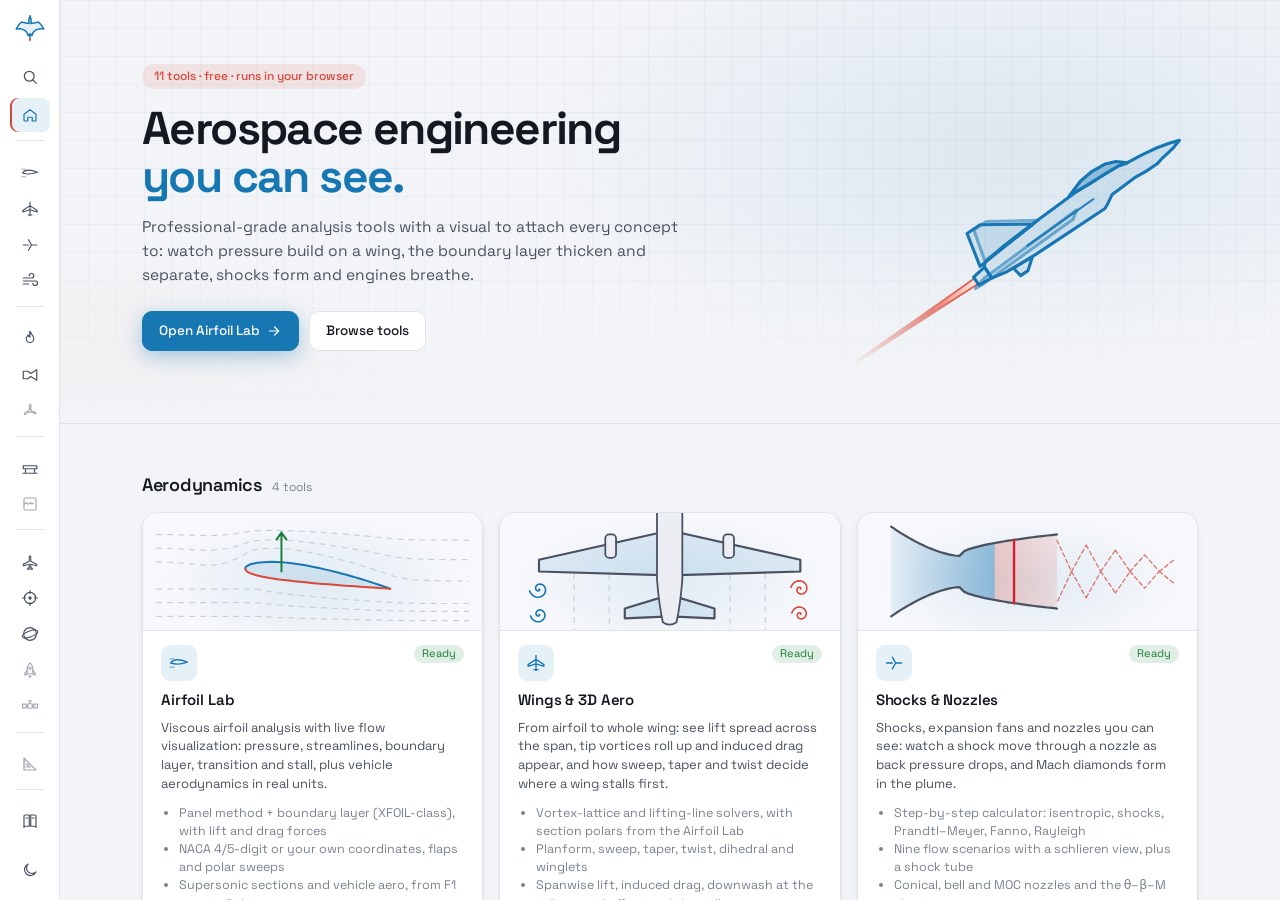
<file: index.html>
<!doctype html>
<html lang="en">
<head>
<meta charset="utf-8">
<meta name="viewport" content="width=device-width, initial-scale=1">
<title>Pteronautics: Free Aerospace Engineering Tools in Your Browser</title>
<meta name="description" content="Free aerospace engineering tools that run in your browser: airfoils, shocks and nozzles, rocket and jet engines, structures, flight and orbits. No sign-up.">
<link rel="canonical" href="https://blazingdrako.github.io/Pteronautics/">
<meta name="author" content="Andrew Aguiar">
<meta name="theme-color" content="#0b0d11" media="(prefers-color-scheme: dark)">
<meta name="theme-color" content="#f2f4f7" media="(prefers-color-scheme: light)">
<!-- link previews (iMessage, Discord, Reddit, Slack, X…) -->
<meta property="og:type" content="website">
<meta property="og:site_name" content="Pteronautics">
<meta property="og:title" content="Pteronautics: Free Aerospace Engineering Tools">
<meta property="og:description" content="Airfoils, shocks, rocket and jet engines, structures, flight and orbits, each with a picture of the physics. Free, in your browser.">
<meta property="og:url" content="https://blazingdrako.github.io/Pteronautics/">
<meta property="og:image" content="https://blazingdrako.github.io/Pteronautics/assets/social-card.png">
<meta property="og:image:width" content="1200">
<meta property="og:image:height" content="630">
<meta property="og:image:alt" content="The Pteronautics pterodactyl logo with the tagline: free aerospace engineering tools you can see.">
<meta name="twitter:card" content="summary_large_image">
<!-- With JavaScript on, hide the plain-text summary below so it doesn't flash before the app draws the real page.
     Search engines and visitors without JavaScript still get the summary. -->
<script>document.documentElement.classList.add('js');</script>
<style>.js .seo-summary { display: none; }</style>
<link rel="stylesheet" href="css/styles.css">
<link rel="icon" type="image/svg+xml" href="assets/favicon-tab.svg?v=9">
<link rel="apple-touch-icon" href="assets/logo/app-icon-1024.png">
<script type="application/ld+json">
{
  "@context": "https://schema.org",
  "@type": "WebApplication",
  "name": "Pteronautics",
  "url": "https://blazingdrako.github.io/Pteronautics/",
  "description": "Free, visual aerospace engineering tools that run in the browser: airfoil analysis, compressible flow, CFD, rocket and jet engines, structures, flight dynamics, guidance and control, and orbital mechanics.",
  "applicationCategory": "EducationalApplication",
  "operatingSystem": "Any (runs in a web browser)",
  "isAccessibleForFree": true,
  "offers": { "@type": "Offer", "price": "0", "priceCurrency": "USD" },
  "author": { "@type": "Person", "name": "Andrew Aguiar" },
  "image": "https://blazingdrako.github.io/Pteronautics/assets/social-card.png"
}
</script>
</head>
<body>
<div class="app">
  <nav class="sidebar" id="nav" aria-label="Modules"></nav>
  <main id="view">
    <!-- Plain-text summary for search engines and for anyone without JavaScript.
         The app replaces this with the interactive home page as soon as it starts. -->
    <div class="home-inner seo-summary">
      <h1>Pteronautics</h1>
      <p>Free, visual aerospace engineering tools that run in your browser. Every result comes with a picture to attach the concept to. No sign-up, nothing to install.</p>
      <h2>Tools</h2>
      <ul>
        <li><a href="#/airfoil">Airfoil Lab</a>: viscous airfoil analysis (an XFOIL-class solver) with live flow visualization, pressure, boundary layer, transition and stall, polar sweeps, supersonic sections and vehicle aerodynamics.</li>
        <li><a href="#/wings">Wings &amp; 3D Aero</a>: finite wings by vortex lattice and lifting line: spanwise lift, induced drag, tip stall, downwash at the tail, ground effect and winglets.</li>
        <li><a href="#/compressible">Shocks &amp; Nozzles</a>: compressible-flow calculator, normal and oblique shocks, expansion fans, nozzles and plumes, the θ–β–M chart, a shock tube and an Euler CFD solver.</li>
        <li><a href="#/cfd">Fluid Flow Sandbox</a>: real-time 2-D viscous flow on the GPU (lattice Boltzmann) with vortex streets, stalling wings and obstacles you can draw.</li>
        <li><a href="#/rocket">Rocket Engines</a>: size a liquid rocket engine from a thrust target with equilibrium chemistry, compare real engines, and explore propellants, plumes and cooling.</li>
        <li><a href="#/turbine">Jet Engine Cycles</a>: turbojet to scramjet cycle analysis station by station, trade studies, inlets, compressors, turbines and compressor maps.</li>
        <li><a href="#/structures">Structures Workbench</a>: statics, 2-D and 3-D frames, 2-D finite element analysis, cross sections, Mohr's circle, vibration and buckling.</li>
        <li><a href="#/flight">Flight &amp; Atmosphere</a>: the standard atmosphere, airspeeds, aircraft performance, flight envelope, stability and dynamic modes.</li>
        <li><a href="#/gnc">Guidance, Navigation &amp; Control</a>: control loops, fly-by-wire, autopilots, navigation and INS/GNSS Kalman filtering.</li>
        <li><a href="#/orbits">Orbital Mechanics</a>: orbital elements in 3-D, Hohmann and bi-elliptic transfers, plane changes, ground tracks and Δv budgets from the launch pad to Mars.</li>
        <li><a href="#/formulas">Formula Library</a>: 127 aerospace formulas you can solve for any variable, plot and convert between units.</li>
      </ul>
      <p>Made by Andrew Aguiar. Free software under the GPL-3.0 license.</p>
    </div>
  </main>
</div>
<noscript>Pteronautics needs JavaScript to run its interactive tools.</noscript>
<script type="module" src="js/app.js"></script>
</body>
</html>
</file>
<file: css/styles.css>
/* Pteronautics — design tokens + layout ("mission control" style) */
/* Fonts are bundled so the app works offline (SIL Open Font License, see assets/fonts/) */
@font-face { font-family: "Space Grotesk"; font-style: normal; font-display: swap; font-weight: 300 700; src: url(../assets/fonts/SpaceGrotesk.woff2) format("woff2-variations"); unicode-range: U+0000-00FF,U+0131,U+0152-0153,U+02BB-02BC,U+02C6,U+02DA,U+02DC,U+0304,U+0308,U+0329,U+2000-206F,U+2074,U+20AC,U+2122,U+2191,U+2193,U+2212,U+2215,U+FEFF,U+FFFD; }
@font-face { font-family: "JetBrains Mono"; font-style: normal; font-display: swap; font-weight: 100 800; src: url(../assets/fonts/JetBrainsMono.woff2) format("woff2-variations"); unicode-range: U+0000-00FF,U+0131,U+0152-0153,U+02BB-02BC,U+02C6,U+02DA,U+02DC,U+0304,U+0308,U+0329,U+2000-206F,U+2074,U+20AC,U+2122,U+2191,U+2193,U+2212,U+2215,U+FEFF,U+FFFD; }
@font-face { font-family: "JetBrains Mono"; font-style: normal; font-display: swap; font-weight: 100 800; src: url(../assets/fonts/JetBrainsMono-greek.woff2) format("woff2-variations"); unicode-range: U+0370-0377,U+037A-037F,U+0384-038A,U+038C,U+038E-03A1,U+03A3-03FF; }
:root {
  --bg: #f2f4f7;
  --bg-elev: #ffffff;
  --bg-sunk: #eceef3;
  --stage: #f7f8fb;
  --border: #e0e4ea;
  --border-strong: #c9cfd9;
  --text: #141820;
  --text-2: #4a5261;
  --text-3: #7a8392;
  --accent: #1677b3;
  --on-accent: #ffffff;
  --accent-soft: rgba(22, 119, 179, 0.11);
  --hl: #d9483b;
  --hl-soft: rgba(217, 72, 59, 0.11);
  --glow: rgba(22, 119, 179, 0.10);
  --upper: #1677b3;
  --lower: #d9483b;
  --wake: #6b7280;
  --good: #1a7f37;
  --warn: #b26a00;
  --bad: #cf222e;
  --lam: #12a594;
  --turb: #8b5cf6;
  --sep: #c2255c;
  --shadow: 0 1px 2px rgba(16, 24, 40, .05), 0 2px 6px rgba(16, 24, 40, .06);
  --shadow-lg: 0 1px 2px rgba(16, 24, 40, .05), 0 10px 28px rgba(16, 24, 40, .10);
  --radius: 12px;
  --radius-sm: 8px;
  --font: "Space Grotesk", Inter, ui-sans-serif, system-ui, -apple-system, "Segoe UI", Roboto, "Helvetica Neue", Arial, sans-serif;
  --mono: "JetBrains Mono", ui-monospace, "SF Mono", Menlo, Consolas, monospace;
  color-scheme: light;
}
@media (prefers-color-scheme: dark) {
  :root:not([data-theme="light"]) {
    --bg: #0b0d11; --bg-elev: #151920; --bg-sunk: #0f1218; --stage: #0a0c10;
    --border: #232934; --border-strong: #343b47;
    --text: #e7eaef; --text-2: #a9b1bf; --text-3: #737d8c;
    --accent: #3aa0d8; --accent-soft: rgba(58, 160, 216, 0.15); --on-accent: #ffffff;
    --hl: #ff7a6b; --hl-soft: rgba(255, 122, 107, 0.13); --glow: rgba(58, 160, 216, 0.14);
    --upper: #3aa0d8; --lower: #ff7a6b; --wake: #8b93a1;
    --good: #3fb950; --warn: #e3a008; --bad: #f85149;
    --lam: #2dd4bf; --turb: #a78bfa; --sep: #ff5c93;
    --shadow: 0 1px 2px rgba(0, 0, 0, .35), 0 0 0 1px rgba(255, 255, 255, .015);
    --shadow-lg: 0 1px 2px rgba(0, 0, 0, .4), 0 12px 32px rgba(0, 0, 0, .45);
    color-scheme: dark;
  }
}
:root[data-theme="dark"] {
  --bg: #0b0d11; --bg-elev: #151920; --bg-sunk: #0f1218; --stage: #0a0c10;
  --border: #232934; --border-strong: #343b47;
  --text: #e7eaef; --text-2: #a9b1bf; --text-3: #737d8c;
  --accent: #3aa0d8; --accent-soft: rgba(58, 160, 216, 0.15); --on-accent: #ffffff;
  --hl: #ff7a6b; --hl-soft: rgba(255, 122, 107, 0.13); --glow: rgba(58, 160, 216, 0.14);
  --upper: #3aa0d8; --lower: #ff7a6b; --wake: #8b93a1;
  --good: #3fb950; --warn: #e3a008; --bad: #f85149;
  --lam: #2dd4bf; --turb: #a78bfa; --sep: #ff5c93;
  --shadow: 0 1px 2px rgba(0, 0, 0, .35), 0 0 0 1px rgba(255, 255, 255, .015);
  --shadow-lg: 0 1px 2px rgba(0, 0, 0, .4), 0 12px 32px rgba(0, 0, 0, .45);
  color-scheme: dark;
}

* { box-sizing: border-box; }
html, body { height: 100%; margin: 0; }
body { background: var(--bg); color: var(--text); font: 13px/1.45 var(--font); -webkit-font-smoothing: antialiased; }
button, input, select { font: inherit; color: inherit; }
a { color: var(--accent); }
h1, h2, h3, h4 { margin: 0; font-weight: 600; letter-spacing: -0.01em; }

/* ---------- shell ---------- */
.app { display: grid; grid-template-columns: 236px 1fr; height: 100vh; }
.sidebar { background: var(--bg-elev); border-right: 1px solid var(--border); display: flex; flex-direction: column; padding: 16px 12px 12px; gap: 2px; overflow-y: auto; }
:root[data-resolved-theme="dark"] .sidebar { background: #0f1218; }
.brand { display: flex; align-items: center; gap: 10px; padding: 4px 8px 16px; }
.brand-mark { width: 30px; height: 30px; display: block; flex: none; cursor: pointer; }
.brand-mark svg { display: block; width: 100%; height: 100%; overflow: visible; }
.brand-mark .bm-fill { fill: var(--accent-soft); }
.brand-mark .bm-line { fill: none; stroke: var(--accent); stroke-width: 5; stroke-linejoin: round; stroke-linecap: round; }
.brand-mark .bm-flame { fill: var(--hl); }
.brand-name { font-weight: 650; font-size: 16px; letter-spacing: -0.02em; }
.brand-sub { font-size: 11px; color: var(--text-3); }
.nav-group { font-size: 10.5px; font-weight: 600; text-transform: uppercase; letter-spacing: .12em; color: var(--text-3); padding: 14px 10px 5px; }
.nav-item { display: flex; align-items: center; gap: 10px; padding: 7px 10px; border-radius: var(--radius-sm); color: var(--text-2); text-decoration: none; border: 0; background: none; width: 100%; text-align: left; cursor: pointer; white-space: nowrap; transition: background .15s, color .15s; }
.nav-item > .nav-label { overflow: hidden; text-overflow: ellipsis; min-width: 0; }
.nav-item:hover { background: var(--bg-sunk); color: var(--text); }
.nav-item.active { background: var(--accent-soft); color: var(--text); font-weight: 600; box-shadow: inset 2px 0 0 var(--hl); }
.nav-item.active svg { color: var(--accent); }
.nav-search .kbd { margin-left: auto; font-size: 10.5px; color: var(--text-3); font-family: var(--mono); border: 1px solid var(--border); border-radius: 5px; padding: 0 5px; }
.nav-item svg { flex: none; width: 18px; height: 18px; }
.nav-item .soon { margin-left: auto; font-size: 10px; color: var(--text-3); background: var(--bg-sunk); border-radius: 99px; padding: 1px 7px; }
.nav-item.planned { opacity: .5; }
.nav-item.planned:hover { opacity: .8; }
.sidebar-foot { margin-top: auto; padding-top: 12px; display: flex; flex-direction: column; gap: 4px; }
.sidebar-credit { font-size: 11px; color: var(--text-3); padding: 10px 10px 2px; margin-top: 6px; border-top: 1px solid var(--border); white-space: nowrap; }
main#view { overflow: hidden; min-width: 0; }

/* ---------- controls ---------- */
.panel { background: var(--bg-elev); border: 1px solid var(--border); border-radius: var(--radius); box-shadow: var(--shadow); }
.section { border-bottom: 1px solid var(--border); padding: 12px 14px 14px; }
.section:last-child { border-bottom: 0; }
.section-head { display: flex; align-items: center; justify-content: space-between; margin-bottom: 10px; cursor: default; }
.section-head h3 { font-size: 11px; font-weight: 600; text-transform: uppercase; letter-spacing: .12em; color: var(--text-3); }
.section.collapsible .section-head { cursor: pointer; }
.section.collapsed .section-body { display: none; }
.section.collapsed .section-head { margin-bottom: 0; }
.chev { transition: transform .15s; color: var(--text-3); }
.section.collapsed .chev { transform: rotate(-90deg); }

.field { margin-bottom: 12px; }
.field:last-child { margin-bottom: 0; }
.field-top { display: flex; align-items: center; justify-content: space-between; gap: 8px; margin-bottom: 5px; }
.field-label { display: flex; align-items: center; gap: 5px; color: var(--text-2); font-weight: 500; }
.field-value { font-family: var(--mono); font-size: 12px; color: var(--text); }
.num-input { width: 78px; text-align: right; background: var(--bg-sunk); border: 1px solid var(--border); border-radius: 7px; padding: 3px 7px; font-family: var(--mono); font-size: 12px; transition: border-color .15s; }
.num-input:hover, .text-input:hover, select.select:hover { border-color: var(--border-strong); }
.num-input:focus, .text-input:focus, select:focus { outline: 2px solid var(--accent-soft); border-color: var(--accent); }
.text-input { width: 100%; background: var(--bg-sunk); border: 1px solid var(--border); border-radius: var(--radius-sm); padding: 7px 9px; }
select.select { width: 100%; background: var(--bg-sunk); border: 1px solid var(--border); border-radius: var(--radius-sm); padding: 7px 9px; }
.hint { font-size: 11.5px; color: var(--text-3); margin-top: 4px; }

input[type=range] { -webkit-appearance: none; appearance: none; width: 100%; height: 18px; background: transparent; margin: 0; }
input[type=range]::-webkit-slider-runnable-track { height: 5px; border-radius: 5px; background: linear-gradient(to right, var(--accent) var(--fill, 50%), var(--border-strong) var(--fill, 50%)); }
input[type=range]::-moz-range-track { height: 5px; border-radius: 5px; background: var(--border-strong); }
input[type=range]::-moz-range-progress { height: 5px; border-radius: 5px; background: var(--accent); }
input[type=range]::-webkit-slider-thumb { -webkit-appearance: none; width: 16px; height: 16px; border-radius: 50%; background: #fff; border: 0; margin-top: -5.5px; box-shadow: 0 0 0 3px color-mix(in srgb, var(--accent) 45%, transparent), 0 1px 3px rgba(0, 0, 0, .3); transition: box-shadow .15s; }
input[type=range]::-moz-range-thumb { width: 14px; height: 14px; border-radius: 50%; background: #fff; border: 0; box-shadow: 0 0 0 3px color-mix(in srgb, var(--accent) 45%, transparent), 0 1px 3px rgba(0, 0, 0, .3); }
input[type=range]:hover::-webkit-slider-thumb, input[type=range]:focus-visible::-webkit-slider-thumb { box-shadow: 0 0 0 5px color-mix(in srgb, var(--accent) 35%, transparent), 0 1px 3px rgba(0, 0, 0, .3); }

.seg { display: flex; background: var(--bg-sunk); border: 1px solid var(--border); border-radius: 9px; padding: 2px; gap: 2px; }
.seg button { flex: 1; border: 0; background: none; padding: 5px 8px; border-radius: 7px; color: var(--text-2); cursor: pointer; font-weight: 500; white-space: nowrap; transition: background .15s, color .15s; }
.seg button:hover:not(.on) { color: var(--text); }
.seg button.on { background: var(--accent); color: var(--on-accent); box-shadow: 0 1px 4px color-mix(in srgb, var(--accent) 40%, transparent); }

.toggle { display: flex; align-items: center; justify-content: space-between; gap: 8px; padding: 3px 0; cursor: pointer; color: var(--text-2); user-select: none; }
.toggle input { display: none; }
.toggle .sw { width: 28px; height: 16px; border-radius: 99px; background: var(--border-strong); position: relative; flex: none; transition: background .15s; }
.toggle .sw::after { content: ""; position: absolute; top: 2px; left: 2px; width: 12px; height: 12px; border-radius: 50%; background: white; transition: transform .15s; }
.toggle input:checked + .sw { background: var(--accent); }
.toggle input:checked + .sw::after { transform: translateX(12px); }
.toggle .tl { display: flex; align-items: center; gap: 6px; }
.swatch { width: 10px; height: 10px; border-radius: 3px; display: inline-block; }

.btn { display: inline-flex; align-items: center; justify-content: center; gap: 6px; border: 1px solid var(--border); background: var(--bg-elev); padding: 6px 12px; border-radius: var(--radius-sm); cursor: pointer; font-weight: 500; transition: border-color .15s, background .15s; }
.btn:hover { border-color: var(--border-strong); background: var(--bg-sunk); }
.btn.primary { background: var(--accent); border-color: var(--accent); color: var(--on-accent); }
.btn.primary:hover { filter: brightness(1.08); }
.btn.sm { padding: 3px 8px; font-size: 12px; }
.btn.ghost { border-color: transparent; background: none; }
.btn:disabled { opacity: .5; cursor: default; }
.row { display: flex; gap: 8px; align-items: center; }
.row > * { min-width: 0; }
.grow { flex: 1; }

.info { width: 15px; height: 15px; border-radius: 50%; border: 1px solid var(--border-strong); color: var(--text-3); font-size: 10px; display: inline-grid; place-items: center; cursor: help; position: relative; font-weight: 600; flex: none; }
.info:hover { color: var(--accent); border-color: var(--accent); }
.tip { position: fixed; z-index: 100; max-width: 300px; background: var(--bg-elev); color: var(--text); border: 1px solid var(--border-strong); border-radius: 8px; padding: 9px 11px; box-shadow: 0 8px 28px rgba(0,0,0,.25); font-size: 12px; line-height: 1.5; pointer-events: none; }
.tip b { color: var(--text); }

/* ---------- airfoil module ---------- */
.af { display: grid; grid-template-columns: 300px minmax(0, 1fr); height: 100vh; }
.af-controls { overflow-y: auto; border-right: 1px solid var(--border); background: var(--bg-elev); }
:root[data-resolved-theme="dark"] .af-controls { background: #0f1218; }
.af-scroll { display: grid; grid-template-columns: minmax(0, 1fr) 300px; height: 100vh; min-width: 0; }
.af-main { display: flex; flex-direction: column; min-width: 0; overflow-y: auto; padding: 14px 16px 16px; gap: 12px; }
.af-side { overflow-y: auto; border-left: 1px solid var(--border); background: var(--bg-elev); }
.af-head { display: flex; align-items: center; gap: 12px; flex-wrap: wrap; }
.af-title { font-size: 19px; font-weight: 650; letter-spacing: -0.02em; }
.af-sub { color: var(--text-3); font-size: 12px; }
.status { display: inline-flex; align-items: center; gap: 6px; font-size: 12px; color: var(--text-2); padding: 3px 10px; border-radius: 99px; background: var(--bg-sunk); }
.status.ok { color: var(--good); background: color-mix(in srgb, var(--good) 12%, transparent); }
.status .dot { width: 7px; height: 7px; border-radius: 50%; background: var(--text-3); }
.status.ok .dot { background: var(--good); }
.status.busy .dot { background: none; border-radius: 0; animation: none; } /* a propeller, see 'Busy spinner' at the end */
.status.bad .dot { background: var(--bad); }
@keyframes pulse { 50% { opacity: .3; } }

.metrics { display: grid; grid-template-columns: repeat(4, minmax(0, 1fr)); gap: 8px; }
.metric { background: var(--bg-elev); border: 1px solid var(--border); border-radius: var(--radius); padding: 10px 13px; min-width: 0; box-shadow: var(--shadow); }
.metric .k { font-size: 11.5px; color: var(--text-3); display: flex; align-items: center; gap: 5px; white-space: nowrap; }
.metric .v { font-family: var(--mono); font-size: 19px; font-weight: 600; letter-spacing: -0.03em; margin-top: 2px; white-space: nowrap; overflow: hidden; text-overflow: ellipsis; }
.metric .s { font-size: 11px; color: var(--text-3); white-space: nowrap; overflow: hidden; text-overflow: ellipsis; }

.stage { position: relative; min-height: 340px; flex: 1 0 380px; border-radius: 14px; overflow: hidden; background: var(--stage); border: 1px solid var(--border); box-shadow: var(--shadow-lg); }
.stage canvas { position: absolute; inset: 0; width: 100%; height: 100%; display: block; }
.stage .layers { position: absolute; top: 10px; right: 10px; width: 210px; padding: 10px 12px; background: color-mix(in srgb, var(--bg-elev) 85%, transparent); backdrop-filter: blur(10px); border: 1px solid var(--border); border-radius: var(--radius); z-index: 3; box-shadow: var(--shadow-lg); }
.stage .layers h4 { font-size: 11px; text-transform: uppercase; letter-spacing: .05em; color: var(--text-3); }
.layers-head { display: flex; width: 100%; align-items: center; justify-content: space-between; border: 0; background: none; padding: 0 0 6px; cursor: pointer; }
.layers.collapsed { width: auto; padding: 7px 10px; }
.layers.collapsed .layers-head { padding: 0; gap: 10px; }
.layers.collapsed .layers-body { display: none; }
.layers.collapsed .chev { transform: rotate(-90deg); }
.stage .legend { position: absolute; left: 10px; bottom: 10px; z-index: 3; padding: 8px 10px; background: color-mix(in srgb, var(--bg-elev) 88%, transparent); backdrop-filter: blur(8px); border: 1px solid var(--border); border-radius: var(--radius); font-size: 11px; color: var(--text-2); }
.stage .legend canvas { position: static; width: 180px; height: 10px; border-radius: 3px; display: block; margin: 4px 0 2px; }
.stage .legend .ticks { display: flex; justify-content: space-between; font-family: var(--mono); font-size: 10px; color: var(--text-3); }
.stage .readout { position: absolute; z-index: 4; pointer-events: none; font: 11px/1.4 var(--mono); background: var(--bg-elev); border: 1px solid var(--border-strong); padding: 5px 7px; border-radius: 6px; box-shadow: var(--shadow); white-space: nowrap; display: none; }
.stage .stage-tools { position: absolute; left: 10px; top: 10px; z-index: 3; display: flex; gap: 6px; }
.stage .hint-overlay { position: absolute; left: 50%; top: 14px; transform: translateX(-50%); z-index: 3; font-size: 11px; color: var(--text-3); pointer-events: none; transition: opacity .6s; white-space: nowrap; }
.stage .hint-overlay.gone { opacity: 0; }

.plots { display: grid; grid-template-columns: 1fr 1fr; gap: 12px; }
.plot-card { background: var(--bg-elev); border: 1px solid var(--border); border-radius: var(--radius); padding: 12px 14px 8px; min-width: 0; box-shadow: var(--shadow); }
.plot-card .plot-head { display: flex; align-items: center; justify-content: space-between; gap: 8px; margin-bottom: 4px; }
.plot-card h4 { font-size: 13px; font-weight: 600; }
.plot-card select { width: auto; padding: 3px 6px; font-size: 12px; }
.plot { position: relative; height: 240px; }
.plot canvas { position: absolute; inset: 0; width: 100%; height: 100%; }
.plot .ptip { position: absolute; pointer-events: none; font: 11px/1.4 var(--mono); background: var(--bg-elev); border: 1px solid var(--border-strong); padding: 4px 7px; border-radius: 6px; box-shadow: var(--shadow); white-space: nowrap; display: none; z-index: 2; }

.tabs { display: flex; gap: 2px; background: var(--bg-sunk); border: 1px solid var(--border); border-radius: 10px; padding: 3px; margin-left: auto; }
.tabs button { border: 0; background: none; padding: 5px 12px; border-radius: 7px; cursor: pointer; color: var(--text-2); font-weight: 500; transition: background .15s, color .15s; }
.tabs button:hover:not(.on) { color: var(--text); }
.tabs button.on { background: var(--bg-elev); color: var(--text); box-shadow: var(--shadow), inset 0 -2px 0 var(--hl); }

/* insights + learn */
.side-section { padding: 14px; border-bottom: 1px solid var(--border); }
.side-section h3 { font-size: 11px; font-weight: 600; text-transform: uppercase; letter-spacing: .12em; color: var(--text-3); margin-bottom: 10px; }
.insight { display: flex; gap: 9px; padding: 8px 0; border-top: 1px solid var(--border); }
.insight:first-of-type { border-top: 0; padding-top: 0; }
.insight .ic { width: 22px; height: 22px; border-radius: 6px; flex: none; display: grid; place-items: center; font-size: 12px; font-weight: 700; }
.insight .ic.i { background: var(--accent-soft); color: var(--accent); }
.insight .ic.w { background: color-mix(in srgb, var(--warn) 16%, transparent); color: var(--warn); }
.insight .ic.b { background: color-mix(in srgb, var(--bad) 16%, transparent); color: var(--bad); }
.insight .ic.g { background: color-mix(in srgb, var(--good) 16%, transparent); color: var(--good); }
.insight .t { font-weight: 600; margin-bottom: 1px; }
.insight .d { color: var(--text-2); font-size: 12.5px; }
.concept { border: 1px solid var(--border); border-radius: var(--radius-sm); margin-bottom: 8px; overflow: hidden; }
.concept summary { list-style: none; cursor: pointer; padding: 9px 11px; font-weight: 600; display: flex; justify-content: space-between; align-items: center; }
.concept summary::-webkit-details-marker { display: none; }
.concept summary::after { content: "+"; color: var(--text-3); font-weight: 400; font-size: 16px; }
.concept[open] summary::after { content: "–"; }
.concept[open] summary { border-bottom: 1px solid var(--border); }
.concept .body { padding: 10px 11px; color: var(--text-2); font-size: 12.5px; }
.concept .body p { margin: 0 0 8px; }
.concept .body p:last-child { margin: 0; }
.eq { font-family: var(--mono); background: var(--bg-sunk); border-radius: 5px; padding: 6px 8px; display: block; margin: 6px 0; color: var(--text); font-size: 12px; }

.dropzone { border: 1.5px dashed var(--border-strong); border-radius: 8px; padding: 10px; text-align: center; color: var(--text-3); font-size: 12px; cursor: pointer; }
.dropzone.over { border-color: var(--accent); color: var(--accent); background: var(--accent-soft); }

/* polar */
.polar-grid { display: grid; grid-template-columns: 1fr 1fr; gap: 12px; }
.polar-bar { display: flex; gap: 10px; align-items: end; flex-wrap: wrap; }
.polar-bar .field { margin: 0; }
.progress { height: 4px; background: var(--border); border-radius: 4px; overflow: hidden; }
.progress > div { height: 100%; background: var(--accent); width: 0; transition: width .1s; }
.runs { display: flex; gap: 6px; flex-wrap: wrap; }
.run-chip { display: inline-flex; align-items: center; gap: 6px; padding: 3px 8px; border: 1px solid var(--border); border-radius: 99px; font-size: 12px; background: var(--bg-elev); }
.run-chip button { border: 0; background: none; cursor: pointer; color: var(--text-3); padding: 0; }
table.data { width: 100%; border-collapse: collapse; font-family: var(--mono); font-size: 12px; }
table.data th, table.data td { text-align: right; padding: 4px 8px; border-bottom: 1px solid var(--border); }
table.data th { color: var(--text-3); font-weight: 500; font-family: var(--font); position: sticky; top: 0; background: var(--bg-elev); }
table.data td.bad { color: var(--bad); }

/* home */
.home { height: 100vh; overflow-y: auto; }
.home-inner { max-width: 1120px; margin: 0 auto; padding: 48px 32px; }
.hero h1 { font-size: 34px; letter-spacing: -0.03em; line-height: 1.15; }
.hero p { font-size: 15px; color: var(--text-2); max-width: 640px; margin: 12px 0 0; }
/* home hero: faint grid, soft blue/orange glows and the logo plane */
.home-hero { position: relative; overflow: hidden; border-bottom: 1px solid var(--border);
  background:
    radial-gradient(ellipse 55% 80% at 78% 35%, var(--glow), transparent 70%),
    radial-gradient(ellipse 40% 70% at 5% 110%, var(--hl-soft), transparent 70%),
    linear-gradient(color-mix(in srgb, var(--border) 45%, transparent) 1px, transparent 1px) 0 0 / 28px 28px,
    linear-gradient(90deg, color-mix(in srgb, var(--border) 45%, transparent) 1px, transparent 1px) 0 0 / 28px 28px,
    var(--bg); }
.home-hero::after { content: ""; position: absolute; inset: 0; pointer-events: none; background: linear-gradient(to bottom, transparent 55%, var(--bg)); }
.home-hero-text { position: relative; z-index: 1; max-width: 1120px; margin: 0 auto; padding: 64px 32px 72px; }
.home-hero-text > * { max-width: 560px; }
.home-hero h1 { font-size: 46px; font-weight: 650; letter-spacing: -0.035em; line-height: 1.04; margin: 16px 0 14px; }
.home-hero h1 .accent { color: var(--accent); }
.home-hero p { font-size: 15.5px; line-height: 1.55; color: var(--text-2); margin: 0; }
.hero-pill { display: inline-block; font-size: 12px; font-weight: 500; color: var(--hl); background: var(--hl-soft); border-radius: 99px; padding: 4px 12px; }
.hero-actions { display: flex; gap: 10px; margin-top: 24px; flex-wrap: wrap; }
.hero-btn { padding: 9px 16px; border-radius: 10px; font-size: 13.5px; text-decoration: none; color: var(--text); }
.hero-btn.primary { color: var(--on-accent); box-shadow: 0 6px 20px color-mix(in srgb, var(--accent) 35%, transparent); }
.home-hero-art { position: absolute; z-index: 1; right: max(2vw, calc(50% - 600px)); top: 50%; width: 400px; transform: translateY(-50%); pointer-events: none; }
.home-hero-art svg { display: block; width: 100%; height: auto; overflow: visible; }
.home-hero-art g path { fill: var(--accent-soft); stroke: var(--accent); stroke-width: 1.5; stroke-linejoin: round; }
.home-hero-art .far { opacity: .55; }
.home-hero-art .glass { fill: color-mix(in srgb, var(--accent) 40%, transparent); }
.home-hero-art .wing-root { fill: none; stroke-width: 1.1; opacity: .85; }
.home-hero-art .hp-plume, .home-hero-art .hp-core { stroke: none; transform-box: fill-box; transform-origin: right center; }
.home-hero-art .hp-plume { fill: url(#hero-plume); animation: hero-flame .5s linear infinite; }
.home-hero-art .hp-core { fill: url(#hero-core); animation: hero-flame-core .27s linear infinite; }
.home-hero-art .hp-streaks line { stroke: var(--text-3); stroke-width: .55; stroke-linecap: round; opacity: 0; animation: hero-streak 1.6s linear infinite; }
.home-hero-art .hp-float { animation: hero-float 6s ease-in-out infinite; }
@keyframes hero-float { 0%, 100% { transform: translate(0, 0); } 50% { transform: translate(4px, -6px); } }
@keyframes hero-flame { 0% { transform: scale(1, 1); opacity: .95; } 18% { transform: scale(.84, .9); opacity: .8; } 37% { transform: scale(1.07, 1.06); opacity: 1; } 55% { transform: scale(.9, .94); opacity: .85; } 76% { transform: scale(1.1, 1.04); opacity: 1; } 100% { transform: scale(1, 1); opacity: .95; } }
@keyframes hero-flame-core { 0%, 100% { transform: scale(1, 1); opacity: 1; } 33% { transform: scale(.78, .85); opacity: .75; } 66% { transform: scale(1.12, 1.08); opacity: 1; } }
@keyframes hero-streak { 0% { transform: translateX(40px); opacity: 0; } 30% { opacity: .3; } 65% { opacity: .2; } 100% { transform: translateX(-150px); opacity: 0; } }
@media (prefers-reduced-motion: reduce) { .home-hero-art .hp-float, .home-hero-art .hp-plume, .home-hero-art .hp-core { animation: none; } .home-hero-art .hp-streaks line { animation: none; opacity: .18; } }
@media (max-width: 1100px) { .home-hero-art { width: 300px; opacity: .55; right: -40px; } }
@media (max-width: 700px) { .home-hero-art { display: none; } .home-hero-text { padding: 40px 20px 48px; } .home-hero h1 { font-size: 34px; } .home-inner { padding: 32px 16px; } }
.home-section + .home-section { margin-top: 40px; }
.home-section-head { display: flex; align-items: baseline; gap: 10px; margin-bottom: 14px; }
.home-section-head h2 { font-size: 18px; font-weight: 600; letter-spacing: -0.015em; }
.home-section-head span { font-size: 12px; color: var(--text-3); }
.home-section.soon .home-section-head h2 { color: var(--text-2); }
.home-credit { margin-top: 48px; padding-top: 16px; border-top: 1px solid var(--border); font-size: 12px; color: var(--text-3); }
.cards { display: grid; grid-template-columns: repeat(auto-fill, minmax(300px, 1fr)); gap: 16px; margin-top: 30px; }
.home-section .cards { margin-top: 0; }
.card { background: var(--bg-elev); border: 1px solid var(--border); border-radius: 16px; padding: 18px; display: flex; flex-direction: column; gap: 8px; text-decoration: none; color: inherit; box-shadow: var(--shadow); transition: border-color .2s, transform .2s, box-shadow .2s; }
a.card:hover { border-color: color-mix(in srgb, var(--accent) 55%, var(--border)); transform: translateY(-2px); box-shadow: var(--shadow-lg); }
.card .ci { width: 36px; height: 36px; border-radius: 9px; display: grid; place-items: center; background: var(--accent-soft); color: var(--accent); }
.card h3 { font-size: 15px; }
.card p { margin: 0; color: var(--text-2); }
.card ul { margin: 2px 0 0; padding-left: 18px; color: var(--text-3); font-size: 12.5px; }
.card .tag { align-self: flex-start; font-size: 11px; padding: 1px 8px; border-radius: 99px; border: 1px solid var(--border); color: var(--text-3); }
.card .tag { border: 0; background: var(--bg-sunk); }
.card .tag.live { color: var(--good); background: color-mix(in srgb, var(--good) 13%, transparent); }
.card.dim { opacity: .6; box-shadow: none; }
.card.dim .card-preview { filter: grayscale(1); }
/* home-card previews (js/previews.js): line art in theme colors; .flow parts drift on hover */
.card-preview { margin: -18px -18px 6px; height: 118px; background: radial-gradient(ellipse 60% 75% at 50% 60%, var(--glow), transparent 75%), var(--stage); border-bottom: 1px solid var(--border); border-radius: 16px 16px 0 0; overflow: hidden; }
.card-preview svg { display: block; width: 100%; height: 100%; }
.card-preview path, .card-preview circle, .card-preview ellipse, .card-preview rect { fill: none; stroke-linecap: round; stroke-linejoin: round; vector-effect: non-scaling-stroke; }
.card-preview .pv-stream { stroke: var(--border-strong); stroke-width: 1.2; stroke-dasharray: 5 6; }
.card-preview .pv-fill { fill: var(--accent-soft); stroke: none; }
.card-preview .pv-grad { fill: url(#pv-mach); stroke: none; }
.card-preview .pv-up { stroke: var(--upper); stroke-width: 2; }
.card-preview .pv-lo { stroke: var(--lower); stroke-width: 2; }
.card-preview .pv-arrow { stroke: var(--good); stroke-width: 2; }
.card-preview .pv-arrow.thin { stroke: var(--text-3); stroke-width: 1.3; }
.card-preview .pv-wall { stroke: var(--text-2); stroke-width: 2.2; }
.card-preview .pv-shock { stroke: var(--bad); stroke-width: 2.4; }
.card-preview .pv-wave { stroke: var(--lower); stroke-width: 1.3; opacity: .75; stroke-dasharray: 4 3; }
.card-preview .pv-vort-a { stroke: var(--upper); stroke-width: 1.6; }
.card-preview .pv-vort-b { stroke: var(--lower); stroke-width: 1.6; }
.card-preview .pv-body { fill: var(--bg-sunk); stroke: var(--text-2); stroke-width: 2; }
.card-preview .pv-blade { stroke: var(--accent); stroke-width: 2.4; }
.card-preview .pv-blade.warm { stroke: var(--lower); }
.card-preview .pv-flame { fill: color-mix(in srgb, var(--lower) 35%, transparent); stroke: var(--lower); stroke-width: 1.2; }
.card-preview .pv-beam { fill: var(--bg-sunk); stroke: var(--text-2); stroke-width: 1.8; }
.card-preview .pv-support { fill: var(--bg-elev); stroke: var(--text-2); stroke-width: 1.5; }
.card-preview .pv-load { stroke: var(--lower); stroke-width: 1.7; }
.card-preview .pv-mfill { fill: var(--accent-soft); stroke: none; }
.card-preview .pv-mline { stroke: var(--accent); stroke-width: 2; }
.card-preview .pv-axis { stroke: var(--border-strong); stroke-width: 1.2; }
.card-preview .pv-grid { stroke: var(--border); stroke-width: 1; }
.card-preview .pv-dash { stroke: var(--text-3); stroke-width: 1.2; stroke-dasharray: 4 4; }
.card-preview .pv-dot { fill: var(--accent); stroke: none; }
.card-preview text { font-family: var(--font); font-size: 11px; fill: var(--text-3); }
.card-preview .pv-eq { font-family: var(--font); font-size: 19px; fill: var(--text); font-weight: 600; }
.card-preview .pv-eq.dim { fill: var(--text-3); font-size: 14px; font-weight: 500; }
.card-preview .pv-sub { font-size: 11px; }
.card-preview .pv-caret { fill: var(--accent); stroke: none; }
.card-preview .pv-dot-track { stroke: var(--accent); stroke-width: 7; stroke-dasharray: 0 100; stroke-dashoffset: -66; vector-effect: none; }
.card-preview .trace { stroke: var(--upper); stroke-width: 3.5; stroke-dasharray: 0 100; opacity: 0; vector-effect: none; filter: drop-shadow(0 0 3px var(--upper)); }
.card-preview .trace.lo { stroke: var(--lower); filter: drop-shadow(0 0 3px var(--lower)); }
.card-preview .spin, .card-preview .flicker, .card-preview .press, .card-preview .flex, .card-preview .jitter, .card-preview .bob { transform-box: fill-box; }
.card-preview .flicker { transform-origin: left center; }
.card-preview .flicker.r { transform-origin: right center; }
.card-preview .pv-gust-up { stroke: var(--accent); stroke-width: 1.6; opacity: .8; }
.card-preview .pv-gust-dn { stroke: var(--lower); stroke-width: 1.6; opacity: .8; }
.card-preview .pv-plane { fill: var(--text); stroke: none; }
.card-preview .pv-plane.dim { opacity: .85; }
.card-preview .heave { transform-box: view-box; transform-origin: 0 0; }
.card-preview .pv-beacon { fill: var(--bg-elev); stroke: var(--text-3); stroke-width: 1.3; }
.card-preview .pv-route { stroke: var(--accent); stroke-width: 1.6; stroke-dasharray: 5 4; }
.card-preview .pv-wp { fill: var(--bg-elev); stroke: var(--accent); stroke-width: 1.5; }
.card-preview .pv-travel { stroke: var(--warn); stroke-width: 9; stroke-dasharray: 0 100; stroke-dashoffset: -40; vector-effect: none; }
.card-preview .pv-flame-core { fill: color-mix(in srgb, var(--warn) 70%, transparent); stroke: none; }
.card-preview .pv-rbody { fill: var(--bg-sunk); stroke: var(--text-2); stroke-width: 1.8; }
.card-preview .pv-fin { fill: var(--accent-soft); stroke: var(--accent); stroke-width: 1.6; }
.card-preview .pv-ply { stroke: var(--accent); stroke-width: 1.1; opacity: .55; }
.card-preview .pv-port { fill: var(--accent-soft); stroke: var(--accent); stroke-width: 1.5; }
.card-preview .flex { transform-origin: center top; }
.card-preview .bob { transform-origin: center bottom; }
.card-preview .spin { transform-box: view-box; }
/* hover animations, one or more per card */
@keyframes pv-flow { to { stroke-dashoffset: -22; } }
@keyframes pv-trace { from { stroke-dashoffset: 0; } to { stroke-dashoffset: -100; } }
@keyframes pv-dot { 0%, 100% { stroke-dashoffset: -8; } 50% { stroke-dashoffset: -92; } }
@keyframes pv-spin { to { transform: rotate(360deg); } }
@keyframes pv-spin-rev { to { transform: rotate(-360deg); } }
@keyframes pv-flicker { 0%, 100% { transform: scaleX(1); opacity: 1; } 30% { transform: scaleX(.9); opacity: .8; } 60% { transform: scaleX(1.06); opacity: 1; } }
@keyframes pv-press { 0%, 100% { transform: translateY(0); } 50% { transform: translateY(3px); } }
@keyframes pv-flex { 0%, 100% { transform: scaleY(1); } 50% { transform: scaleY(1.14); } }
@keyframes pv-jitter { 0%, 100% { transform: translateX(0); } 25% { transform: translateX(-3px); } 75% { transform: translateX(3px); } }
@keyframes pv-bob { 0%, 100% { transform: scaleY(1); } 50% { transform: scaleY(1.12); } }
@keyframes pv-blink { 50% { opacity: 0; } }
@keyframes pv-scroll { to { transform: translateX(-160px); } }
@keyframes pv-heave { 0%, 100% { transform: translate(110px, 36px) scale(1.5) translateY(0) rotate(0); } 30% { transform: translate(110px, 36px) scale(1.5) translateY(-3px) rotate(-4deg); } 65% { transform: translate(110px, 36px) scale(1.5) translateY(2.5px) rotate(3deg); } }
@keyframes pv-travel { from { stroke-dashoffset: 0; } to { stroke-dashoffset: -100; } }
.card:hover .card-preview .flow { animation: pv-flow .9s linear infinite; }
.card:hover .card-preview .trace { opacity: .9; stroke-dasharray: 14 86; animation: pv-trace 2.4s linear infinite; }
.card:hover .card-preview .pv-dot-track { animation: pv-dot 2.6s ease-in-out infinite; }
.card:hover .card-preview .spin { animation: pv-spin 3s linear infinite; }
.card:hover .card-preview .spin.rev { animation-name: pv-spin-rev; }
.card:hover .card-preview .flicker { animation: pv-flicker .35s ease-in-out infinite; }
.card:hover .card-preview .press { animation: pv-press 1.4s ease-in-out infinite; }
.card:hover .card-preview .flex { animation: pv-flex 1.4s ease-in-out infinite; }
.card:hover .card-preview .jitter { animation: pv-jitter .5s ease-in-out infinite; }
.card:hover .card-preview .bob { animation: pv-bob 1.6s ease-in-out infinite; }
.card:hover .card-preview .pv-caret { animation: pv-blink 1s steps(1) infinite; }
.card:hover .card-preview .scroll { animation: pv-scroll 2.6s linear infinite; }
.card:hover .card-preview .heave { animation: pv-heave 1.3s ease-in-out infinite; }
.card:hover .card-preview .pv-travel { animation: pv-travel 4s linear infinite; }
@media (prefers-reduced-motion: reduce) { .card:hover .card-preview * { animation: none !important; } }

/* ---------- shocks & nozzles module ---------- */
.cf-main { display: flex; flex-direction: column; min-width: 0; overflow-y: auto; height: 100vh; padding: 14px 16px 24px; gap: 12px; }
.cf-body { display: flex; flex-direction: column; gap: 12px; }
.cf-main-inner { display: flex; flex-direction: column; gap: 12px; }
.cf-metrics { grid-template-columns: repeat(auto-fill, minmax(140px, 1fr)); }
.cf-metrics .metric .v { font-size: 17px; }
.cf-stage { flex: none; }
.cf-grid2 { display: grid; grid-template-columns: minmax(0, 1.5fr) minmax(0, 1fr); gap: 12px; align-items: start; }
.cf-grid2b { display: grid; grid-template-columns: 1fr 1fr; gap: 12px; }
.cf-learn { margin-top: 6px; }
.cf-learn h3 { font-size: 12px; text-transform: uppercase; letter-spacing: .05em; color: var(--text-2); margin-bottom: 10px; }
.cf-concepts { display: grid; grid-template-columns: repeat(auto-fill, minmax(320px, 1fr)); gap: 0 10px; align-items: start; }
.table-wrap { overflow-x: auto; max-width: 100%; }
.table-wrap table.data td, .table-wrap table.data th { white-space: nowrap; }
.seg-wrap { flex-wrap: wrap; }
.seg-wrap button { flex: 1 0 auto; padding: 4px 6px; font-size: 12px; }
.stage .layers .seg { margin-bottom: 2px; }
.cf-steps { font-family: var(--mono); font-size: 12px; background: var(--bg-sunk); border: 1px solid var(--border); border-radius: 8px; padding: 10px 12px; line-height: 1.7; color: var(--text); overflow-x: auto; white-space: pre-wrap; }
.cf-steps .c { color: var(--text-3); }
.cf-res { display: grid; grid-template-columns: repeat(auto-fill, minmax(190px, 1fr)); gap: 6px 14px; }
.cf-res .r { display: flex; justify-content: space-between; gap: 8px; border-bottom: 1px dashed var(--border); padding: 3px 0; font-size: 12.5px; }
.cf-res .r span:first-child { color: var(--text-2); }
.cf-res .r span:last-child { font-family: var(--mono); color: var(--text); }
.cf-res .r.hl span:last-child { color: var(--accent); font-weight: 600; }
.cf-chart { position: relative; height: max(460px, 60vh); background: var(--bg-elev); border: 1px solid var(--border); border-radius: var(--radius); overflow: hidden; }
.cf-chart canvas { position: absolute; inset: 0; width: 100%; height: 100%; cursor: crosshair; }
.regime { display: inline-flex; align-items: center; gap: 6px; padding: 3px 10px; border-radius: 99px; font-weight: 600; font-size: 12px; border: 1px solid var(--border); background: var(--bg-sunk); }
.regime .dot { width: 8px; height: 8px; border-radius: 50%; }
.example-list { display: flex; flex-direction: column; gap: 6px; }
.example-list button { text-align: left; border: 1px solid var(--border); background: var(--bg-elev); border-radius: 7px; padding: 7px 9px; cursor: pointer; font-size: 12px; color: var(--text-2); }
.example-list button:hover { border-color: var(--accent); color: var(--text); }
.cf-play { display: flex; gap: 8px; align-items: center; }
.cf-play .field { flex: 1; margin: 0; }
.cf-regbar { padding: 2px 2px 0; }
.cf-regbar .track { position: relative; height: 26px; border-radius: 7px; background: var(--bg-sunk); border: 1px solid var(--border); overflow: hidden; }
.cf-regbar .z { position: absolute; top: 0; bottom: 0; border-left: 1px solid; display: flex; align-items: center; justify-content: center; overflow: hidden; }
.cf-regbar .z span { font-size: 11px; font-weight: 600; color: var(--text-2); white-space: nowrap; padding: 0 4px; }
.cf-regbar .mk { position: absolute; top: -2px; bottom: -2px; width: 3px; margin-left: -1.5px; background: var(--text); border-radius: 2px; box-shadow: 0 0 0 2px var(--bg-elev); }
.cf-regbar .ticks { position: relative; height: 16px; font: 10.5px var(--mono); color: var(--text-3); }
.cf-regbar .ticks span { position: absolute; top: 2px; transform: translateX(-50%); }
.cf-regbar .ticks span:first-child { transform: none; } .cf-regbar .ticks span:nth-child(4) { transform: translateX(-100%); }
.cf-regbar .ticks .ttl { left: 50% !important; }
@media (max-width: 1440px) { .cf-grid2 { grid-template-columns: 1fr; } }
@media (max-width: 900px) { .cf-main { height: auto; overflow: visible; } .cf-grid2b { grid-template-columns: 1fr; } }

/* ---------- jet engine cycles module ---------- */
.tabs-wrap { flex-wrap: wrap; }
.eng-stage { min-height: 300px; height: clamp(300px, 38vh, 440px); flex: none; }
.energy .ebar { display: flex; height: 22px; border-radius: 6px; overflow: hidden; border: 1px solid var(--border); }
.energy .ebar > div { height: 100%; }
.stage-pipe { display: flex; flex-wrap: wrap; gap: 6px; }
.stage-pipe button { border: 1px solid var(--border); background: var(--bg-elev); border-radius: 99px; padding: 4px 11px; cursor: pointer; color: var(--text-2); font-size: 12px; }
.stage-pipe button.on { border-color: var(--accent); background: var(--accent-soft); color: var(--accent); font-weight: 600; }
.tri-chart { height: 300px; }
.inlet-chart { height: max(380px, 46vh); }
.xbar { height: 8px; background: var(--bg-sunk); border-radius: 4px; overflow: hidden; }
.xbar > div { height: 100%; background: var(--accent); border-radius: 4px; }
.metric.bad .v { color: var(--bad); }

/* credit footer (shown on every page) */
.made-by { display: none; font-size: 11px; color: var(--text-3); text-align: center; margin: 16px auto 12px; }
@media (max-width: 900px) { .made-by { display: block; } .home-credit { display: none; } }

/* responsive */
@media (max-width: 1320px) and (min-width: 901px) {
  .app { grid-template-columns: 60px 1fr; }
  .sidebar { padding: 12px 8px; align-items: center; }
  .brand { padding: 2px 0 14px; } .brand > div:last-child { display: none; }
  .nav-group { font-size: 0; padding: 8px 0 4px; width: 28px; border-top: 1px solid var(--border); margin-top: 6px; }
  .nav-item { width: 40px; height: 36px; padding: 0; justify-content: center; font-size: 0; gap: 0; }
  .nav-item .soon, .nav-search .kbd, .sidebar-credit { display: none; }
}
@media (max-width: 1440px) {
  .af { grid-template-columns: 290px minmax(0, 1fr); }
  .af-scroll { display: block; overflow-y: auto; }
  .af-main { overflow: visible; }
  .af-side { border-left: 0; border-top: 1px solid var(--border); overflow: visible; display: grid; grid-template-columns: 1fr 1fr; }
  .af-side .side-section { border-right: 1px solid var(--border); }
}
@media (max-width: 900px) {
  .app { grid-template-columns: 1fr; grid-template-rows: auto 1fr; height: auto; min-height: 100vh; }
  .sidebar { flex-direction: row; align-items: center; overflow-x: auto; padding: 8px; border-right: 0; border-bottom: 1px solid var(--border); }
  .brand { padding: 0 8px 0 0; } .brand-sub, .nav-group { display: none; }
  .nav-item { width: auto; white-space: nowrap; } .nav-item .soon, .nav-search .kbd, .sidebar-credit { display: none; }
  .sidebar-foot { margin: 0 0 0 auto; padding: 0; flex-direction: row; }
  main#view { overflow: visible; }
  .af { grid-template-columns: 1fr; height: auto; }
  .af-controls, .af-side { border: 0; overflow: visible; }
  .af-side { grid-column: 1; grid-template-columns: 1fr; }
  .af-scroll { height: auto; overflow: visible; }
  .plots, .polar-grid { grid-template-columns: 1fr; }
  .metrics { grid-template-columns: repeat(2, minmax(0, 1fr)); }
  .stage .layers { display: none; }
  .home { height: auto; }
}

/* ---------- Structures module ---------- */
.st-headr { margin-left: auto; display: flex; gap: 10px; align-items: center; flex-wrap: wrap; }
.st-headr .tabs { margin-left: 0; }
select.st-units { width: auto; padding: 5px 8px; }
.st-controls { display: flex; flex-direction: column; }
.st-field { display: flex; align-items: center; justify-content: space-between; gap: 8px; margin-bottom: 8px; }
.st-field-sel { flex-direction: column; align-items: stretch; gap: 4px; }
.st-lab { color: var(--text-2); font-weight: 500; display: flex; align-items: center; gap: 5px; font-size: 12.5px; }
.st-in { display: flex; align-items: center; gap: 5px; }
.st-num { width: 86px; }
.st-unit { font-size: 11px; color: var(--text-3); font-family: var(--mono); min-width: 34px; }
.st-block { margin-bottom: 10px; display: flex; flex-direction: column; gap: 5px; }
.st-seg { flex-wrap: wrap; }
.st-seg button { flex: 1 0 auto; padding: 4px 7px; font-size: 12px; }
.st-grid2 { display: grid; grid-template-columns: 1fr; gap: 0 10px; }
.st-row { display: flex; gap: 6px; align-items: center; flex-wrap: wrap; margin: 6px 0; }
.st-row select { flex: 1; min-width: 0; }
.st-row2 { display: flex; flex-direction: column; gap: 2px; margin-bottom: 8px; }
.st-quick { display: flex; gap: 2px; flex-wrap: wrap; margin: -2px 0 8px; }
.st-quick .btn { padding: 2px 6px; font-size: 11.5px; color: var(--text-2); }
.st-selhead { display: flex; align-items: center; justify-content: space-between; margin-bottom: 8px; }
.st-mini { grid-template-columns: 1fr; margin: 6px 0 8px; }
.st-matbox { border: 1px solid var(--border); border-radius: 8px; padding: 8px; margin: 6px 0; display: flex; flex-direction: column; gap: 6px; }
.st-viewbar { display: flex; align-items: center; gap: 10px; flex-wrap: wrap; }
.st-viewbar .tabs { margin-left: 0; }
.st-viewextra { display: flex; gap: 10px; align-items: center; margin-left: auto; flex-wrap: wrap; }
.st-range { display: flex; align-items: center; gap: 8px; font-size: 12px; color: var(--text-2); }
.st-range input { width: 110px; }
select.st-sel-sm { width: auto; padding: 3px 6px; font-size: 12px; }
.st-stage { flex: none; height: max(440px, 58vh); min-height: 380px; outline: none; touch-action: none; }
.st-stage[data-tool=member] canvas, .st-stage[data-tool=node] canvas { cursor: crosshair; }
.st-stage[data-tool=delete] canvas { cursor: not-allowed; }
.st-stage[data-tool=support] canvas, .st-stage[data-tool=load] canvas { cursor: copy; }
.st-tools { position: absolute; left: 10px; top: 10px; z-index: 3; display: flex; flex-direction: column; gap: 2px; padding: 4px; background: color-mix(in srgb, var(--bg-elev) 90%, transparent); backdrop-filter: blur(8px); border: 1px solid var(--border); border-radius: var(--radius); }
.st-tool { width: 32px; height: 32px; display: grid; place-items: center; border: 0; border-radius: 7px; background: none; color: var(--text-2); cursor: pointer; }
.st-tool:hover { background: var(--bg-sunk); color: var(--text); }
.st-tool.on { background: var(--accent); color: var(--on-accent); }
.st-sep { height: 1px; background: var(--border); margin: 3px 2px; }
.st-banner { position: absolute; left: 50%; top: 12px; transform: translateX(-50%); z-index: 4; background: var(--text); color: var(--bg); padding: 5px 10px; border-radius: 7px; font-size: 12px; opacity: 0; transition: opacity .25s; pointer-events: none; }
.st-banner.show { opacity: .92; }
.stage .legend.st-legend, .st-stage .legend { max-width: calc(100% - 80px); left: 56px; }
.st-grad { width: 200px; height: 10px; border-radius: 3px; margin: 4px 0 2px; background: linear-gradient(to right, rgb(46,160,90), rgb(190,200,60) 41.7%, rgb(240,170,40) 66.7%, rgb(230,80,40) 83.3%, rgb(180,20,60)); }
.st-status { display: flex; align-items: center; gap: 10px; flex-wrap: wrap; font-size: 12px; }
.st-status .hint { margin: 0; }
.st-pill { font-weight: 600; font-size: 12px; padding: 2px 9px; border-radius: 99px; }
.st-pill.g { background: color-mix(in srgb, var(--good) 15%, transparent); color: var(--good); }
.st-pill.i { background: var(--accent-soft); color: var(--accent); }
.st-pill.b { background: color-mix(in srgb, var(--bad) 15%, transparent); color: var(--bad); }
.metric.bad .v { color: var(--bad); }
.st-steps { max-height: 520px; overflow: auto; }
.st-conv { margin: 0 0 8px; }
.st-steplist { display: flex; flex-direction: column; gap: 6px; }
.st-group { font-size: 11px; text-transform: uppercase; letter-spacing: .05em; color: var(--text-3); margin-top: 8px; font-weight: 600; }
.st-step { display: flex; gap: 8px; align-items: flex-start; background: var(--bg-sunk); border: 1px solid var(--border); border-radius: 8px; padding: 7px 10px; }
.st-n { flex: none; width: 20px; height: 20px; border-radius: 6px; background: var(--accent-soft); color: var(--accent); display: grid; place-items: center; font-size: 11px; font-weight: 700; }
.st-eq { font-family: var(--mono); font-size: 12px; line-height: 1.6; overflow-wrap: anywhere; }
.st-eq b, .st-ans b { color: var(--accent); }
.st-ans { font-family: var(--mono); font-size: 12.5px; font-weight: 600; margin-top: 2px; }
.st-why { background: var(--bg-sunk); border-left: 3px solid var(--accent); padding: 8px 10px; border-radius: 6px; color: var(--text-2); font-size: 12.5px; }
.st-plot { height: 260px; }
.st-plot-sm { height: 280px; }
.st-plot .plot, .st-plot-sm .plot { height: 100%; }
.st-ttabs { margin-left: 0; }
.st-ttabs button { padding: 3px 9px; font-size: 12px; }
tr.st-sum td { font-weight: 600; border-top: 1px solid var(--border-strong); }
.st-secview { height: 420px; }
.st-secview canvas { cursor: pointer; }
.st-props { grid-template-columns: 1fr; }
.st-mohr { height: 400px; }
.st-mohr canvas { cursor: grab; }
.st-elem { height: 400px; }
@media (max-width: 900px) { .st-viewextra { margin-left: 0; } .st-stage { height: 70vh; } }
.st-pair { display: grid; grid-template-columns: minmax(0, 1fr) minmax(0, 1fr); gap: 12px; align-items: start; }
.st-pair-mohr { grid-template-columns: minmax(0, 1.4fr) minmax(0, 1fr); }
@media (max-width: 1100px) { .st-pair, .st-pair-mohr { grid-template-columns: 1fr; } }
/* 2D FEA */
.st-fea { height: max(460px, 60vh); }
.st-fea[data-tool=outline] canvas, .st-fea[data-tool=hole] canvas, .st-fea[data-tool=probe] canvas { cursor: crosshair; }
.st-busy { position: absolute; right: 12px; top: 12px; z-index: 4; font-size: 12px; padding: 4px 9px; border-radius: 7px; background: var(--bg-elev); border: 1px solid var(--border); color: var(--text-2); opacity: 0; transition: opacity .2s; pointer-events: none; }
.st-busy.show { opacity: 1; }
.st-busy { display: inline-flex; align-items: center; gap: 6px; }
.st-cgrad { width: 240px; height: 10px; border-radius: 3px; margin: 4px 0 2px; }
.st-cbar .ticks { width: 240px; }
.st-bcrow { border: 1px solid var(--border); border-radius: 8px; padding: 6px 8px; margin-bottom: 6px; display: flex; flex-direction: column; gap: 6px; cursor: pointer; }
.st-bcrow.on { border-color: var(--accent); box-shadow: 0 0 0 2px var(--accent-soft); }
.st-bclab { display: flex; align-items: center; gap: 6px; font-weight: 500; color: var(--text-2); font-size: 12.5px; }
.st-bcrow select.st-sel-sm { width: 100%; }
.st-bcvals .st-field { margin-bottom: 4px; }
.st-dot { width: 9px; height: 9px; border-radius: 50%; background: var(--border-strong); flex: none; }
.st-dot.fix { background: var(--text-2); } .st-dot.rol { background: var(--good); } .st-dot.load { background: var(--lower); }
/* Vibration */
.st-vstage { height: 380px; min-height: 0; flex: none; }
.st-vbar { position: absolute; left: 10px; bottom: 10px; z-index: 3; display: flex; gap: 8px; align-items: center; }
/* Vibration */
.st-vstage { height: 380px; min-height: 0; flex: none; }
.st-vbar { position: absolute; left: 10px; bottom: 10px; z-index: 3; display: flex; gap: 8px; align-items: center; }

/* 3D frame tab */
.st-cam { position: absolute; left: 10px; top: 10px; z-index: 3; display: flex; gap: 2px; padding: 3px; background: color-mix(in srgb, var(--bg-elev) 90%, transparent); backdrop-filter: blur(8px); border: 1px solid var(--border); border-radius: var(--radius); }
.st-cam .btn { padding: 3px 8px; font-size: 12px; }
.st-3d canvas { cursor: grab; }
.st-3d canvas:active { cursor: grabbing; }
.st-3d[data-tool=member] canvas { cursor: crosshair; }
.st-3d[data-tool=delete] canvas { cursor: not-allowed; }
.stage .st-3dhint { top: auto; bottom: 12px; }
.st-xyz { display: grid; grid-template-columns: repeat(3, minmax(0, 1fr)); gap: 0 6px; }
.st-xyz .st-field { flex-direction: column; align-items: stretch; gap: 2px; margin-bottom: 6px; }
.st-xyz .st-num { width: 100%; min-width: 0; }
.st-xyz .st-in { min-width: 0; }
.st-xyz .st-unit { min-width: 0; }
.st-dofs { display: grid; grid-template-columns: repeat(3, 1fr); gap: 4px 8px; margin: 2px 0 8px; }
.st-dof { display: flex; align-items: center; gap: 5px; font-size: 12px; color: var(--text-2); font-family: var(--mono); }
@media (max-width: 560px) { .stage .st-3dhint { display: none; } }
.metric.warn .v { color: var(--warn); }


/* ---------- Formula Library ---------- */
.fl-side { display: flex; flex-direction: column; }
.fl-brand { margin-bottom: 10px; }
.fl-search { font-size: 13px; }
.fl-navsec { flex: 1 0 auto; padding-top: 8px; }
.fl-group { font-size: 11px; text-transform: uppercase; letter-spacing: .06em; color: var(--text-3); padding: 12px 8px 4px; }
.fl-top { display: flex; align-items: center; gap: 9px; padding: 6px 8px; border-radius: var(--radius-sm); color: var(--text-2); text-decoration: none; font-size: 12.5px; }
.fl-top svg { flex: none; width: 17px; height: 17px; }
.fl-top:hover { background: var(--bg-sunk); color: var(--text); }
.fl-top.on { background: var(--accent-soft); color: var(--accent); font-weight: 600; }
.fl-count { margin-left: auto; font-size: 11px; color: var(--text-3); font-variant-numeric: tabular-nums; }
.fl-sub { margin: 2px 0 6px 18px; border-left: 1px solid var(--border); padding-left: 6px; display: flex; flex-direction: column; }
.fl-item { display: flex; align-items: center; gap: 6px; padding: 4px 8px; border-radius: 6px; color: var(--text-2); text-decoration: none; font-size: 12.5px; }
.fl-item:hover { background: var(--bg-sunk); color: var(--text); }
.fl-item.on { background: var(--accent-soft); color: var(--accent); font-weight: 600; }
.fl-item .n { flex: 1; min-width: 0; }
.fav { color: var(--warn); font-size: 12px; }
.fl-navhead { font-size: 12px; color: var(--text-3); padding: 2px 8px 8px; }
.fl-res { margin-bottom: 4px; }
.fl-restopic { font-size: 11px; color: var(--text-3); padding: 0 8px; margin-top: -2px; }
.fl-consts { margin: 0; }
.fl-ctable { width: 100%; border-collapse: collapse; font-size: 11.5px; }
.fl-ctable td { padding: 3px 4px; border-bottom: 1px solid var(--border); vertical-align: top; }
.fl-ctable .sym { font-weight: 600; color: var(--text); white-space: nowrap; }
.fl-ctable .val { font-family: var(--mono); color: var(--text); text-align: right; }

.fl-main { height: 100vh; overflow-y: auto; min-width: 0; }
.fl-page { max-width: 1240px; margin: 0 auto; padding: 22px 24px 48px; display: flex; flex-direction: column; gap: 14px; }
.fl-page .hero { margin-bottom: 4px; }
.fl-page .cards { display: grid; grid-template-columns: repeat(auto-fill, minmax(270px, 1fr)); gap: 12px; }
.fl-tcard:hover, .fl-fcard:hover { border-color: var(--accent); }
.fl-chips { display: flex; flex-wrap: wrap; gap: 4px; margin-top: 2px; }
.fl-chip { font-size: 11px; color: var(--text-2); background: var(--bg-sunk); border: 1px solid var(--border); border-radius: 99px; padding: 1px 8px; }
.fl-chip.more { color: var(--text-3); }
.fl-steps { display: grid; grid-template-columns: repeat(3, minmax(0, 1fr)); gap: 12px; }
.fl-step { display: flex; gap: 10px; background: var(--bg-elev); border: 1px solid var(--border); border-radius: var(--radius); padding: 12px 14px; }
.fl-step .num { width: 24px; height: 24px; flex: none; border-radius: 50%; background: var(--accent-soft); color: var(--accent); display: grid; place-items: center; font-weight: 700; font-size: 12px; }
.fl-step p { margin: 2px 0 0; color: var(--text-2); font-size: 12.5px; }

.fl-crumbs { font-size: 12px; color: var(--text-3); }
.fl-crumbs a { color: var(--text-2); text-decoration: none; }
.fl-crumbs a:hover { color: var(--accent); text-decoration: underline; }
.fl-thead { display: flex; gap: 14px; align-items: flex-start; }
.fl-thead .ci { width: 44px; height: 44px; border-radius: 11px; display: grid; place-items: center; background: var(--accent-soft); color: var(--accent); flex: none; }
.fl-thead h1, .fl-h1 { font-size: 24px; letter-spacing: -0.02em; }
.fl-thead p { margin: 4px 0 0; color: var(--text-2); font-size: 14px; }
.fl-h3 { font-size: 12px; text-transform: uppercase; letter-spacing: .05em; color: var(--text-2); margin-top: 6px; }
.fl-fgrid { display: grid; grid-template-columns: repeat(auto-fill, minmax(280px, 1fr)); gap: 10px; }
.fl-fcard { display: flex; flex-direction: column; gap: 6px; background: var(--bg-elev); border: 1px solid var(--border); border-radius: var(--radius); padding: 12px 14px; text-decoration: none; color: inherit; transition: border-color .15s; }
.fl-fcard h4 { font-size: 13.5px; }
.fl-fcard p { margin: 0; color: var(--text-2); font-size: 12.5px; }
.fl-eqsm { font-family: "Cambria Math", "STIX Two Math", Georgia, serif; font-size: 14px; color: var(--text); background: var(--bg-sunk); border-radius: 6px; padding: 5px 8px; overflow-x: auto; white-space: nowrap; }
.fl-empty { background: var(--bg-elev); border: 1px dashed var(--border-strong); border-radius: var(--radius); padding: 28px; text-align: center; display: flex; flex-direction: column; align-items: center; gap: 6px; }
.fl-empty p { margin: 0 0 6px; color: var(--text-2); }

.fl-titlerow { flex-wrap: wrap; row-gap: 8px; margin-top: 4px; }
.fl-star.on { color: var(--warn); border-color: color-mix(in srgb, var(--warn) 45%, transparent); }
.fl-star.on svg path { fill: currentColor; }
.fl-eq { font-family: "Cambria Math", "STIX Two Math", Georgia, serif; font-size: 26px; text-align: center; padding: 20px 16px; background: var(--bg-elev); border: 1px solid var(--border); border-radius: var(--radius); color: var(--text); overflow-x: auto; line-height: 1.5; }
.fl-eq { white-space: nowrap; }
.fl-eq.long { font-size: 22px; }
.fl-eq.xlong { font-size: 18px; }
.fl-titlerow a.btn { text-decoration: none; color: var(--text); }
.fl-eq sub, .fl-eqsm sub, .fl-sym sub, .fl-ylab sub, .fl-vtable sub { font-size: .7em; }
.fl-work { display: grid; grid-template-columns: minmax(0, 1fr) minmax(0, 1fr); gap: 12px; align-items: stretch; }
.fl-solve { padding-bottom: 12px; }
.fl-hint { margin: 0; }
.fl-colhead, .fl-var { display: grid; grid-template-columns: 22px 58px minmax(0, 1fr) 112px 104px; gap: 2px 8px; align-items: center; }
.fl-colhead { font-size: 11px; color: var(--text-3); padding: 2px 6px 4px; }
.fl-var { padding: 6px 6px 4px; border-top: 1px solid var(--border); border-radius: 0; }
.fl-var.tgt { background: var(--accent-soft); border-radius: 8px; border-top-color: transparent; }
.fl-var.tgt + .fl-var { border-top-color: transparent; }
.fl-pick { display: grid; place-items: center; cursor: pointer; }
.fl-pick input { accent-color: var(--accent); margin: 0; cursor: pointer; }
.fl-sym { font-family: "Cambria Math", "STIX Two Math", Georgia, serif; font-size: 16px; color: var(--text); white-space: nowrap; overflow: hidden; text-overflow: ellipsis; }
.fl-name { color: var(--text-2); display: flex; align-items: center; gap: 5px; min-width: 0; font-size: 12.5px; }
.fl-num { width: 100%; font-size: 13px; padding: 4px 7px; }
.fl-var.tgt .fl-num { background: var(--bg-elev); border-color: var(--accent); color: var(--accent); font-weight: 700; }
select.select.fl-unit { padding: 3px 4px; font-size: 12px; width: 100%; }
.fl-unit1 { font-size: 12px; color: var(--text-3); padding-left: 4px; }
.fl-slide { grid-column: 3 / -1; }
.fl-var.tgt .fl-slide { visibility: hidden; height: 4px; overflow: hidden; }
.fl-err { grid-column: 3 / -1; font-size: 11.5px; color: var(--bad); }
.fl-err:empty { display: none; }
.fl-roots { display: flex; flex-wrap: wrap; gap: 6px; align-items: center; margin-top: 8px; }
.fl-roots:empty { display: none; }
.fl-root { border: 1px solid var(--border); background: var(--bg-elev); border-radius: 99px; padding: 2px 10px; font-family: var(--mono); font-size: 12px; cursor: pointer; }
.fl-root.on { border-color: var(--accent); color: var(--accent); background: var(--accent-soft); font-weight: 600; }
.fl-msg { color: var(--bad); font-size: 12.5px; margin-top: 8px; }
.fl-msg:empty { display: none; }
.fl-solve > .hint { margin-top: 10px; }

.fl-plotcard { display: flex; flex-direction: column; }
.fl-plothead { flex-wrap: wrap; justify-content: flex-start !important; row-gap: 6px; }
.fl-plothead .hint { margin: 0; }
.fl-ylab { font-family: "Cambria Math", Georgia, serif; font-size: 15px; font-weight: 400; }
select.select.fl-psel { width: auto; max-width: 220px; padding: 3px 6px; font-size: 12px; }
.fl-logt { display: inline-flex; align-items: center; gap: 5px; font-size: 12px; color: var(--text-2); cursor: pointer; user-select: none; }
.fl-logt input { accent-color: var(--accent); margin: 0; }
.fl-plotbox { flex: 1 0 300px; position: relative; display: flex; flex-direction: column; }
.fl-plotbox .plot { flex: 1; height: auto; min-height: 300px; }

.fl-concept { background: var(--bg-elev); border: 1px solid var(--border); border-radius: var(--radius); padding: 14px 16px; }
.fl-concept > .fl-h3 { margin: 0 0 10px; }
.fl-cgrid { display: grid; grid-template-columns: repeat(2, minmax(0, 1fr)); gap: 14px 24px; }
.fl-block h4 { font-size: 12.5px; margin-bottom: 4px; color: var(--text); }
.fl-block p { margin: 0; color: var(--text-2); font-size: 13px; line-height: 1.55; }
.fl-block ul { margin: 0; padding-left: 18px; color: var(--text-2); font-size: 13px; line-height: 1.55; }
.fl-pair { display: flex; flex-direction: column; gap: 14px; }
.fl-vtable { width: 100%; border-collapse: collapse; font-size: 12.5px; color: var(--text-2); }
.fl-vtable td { padding: 4px 6px; border-bottom: 1px solid var(--border); vertical-align: top; }
.fl-vtable .sym { font-family: "Cambria Math", Georgia, serif; font-size: 15px; color: var(--text); width: 64px; white-space: nowrap; }
.fl-vtable .hint { margin: 1px 0 0; }
.fl-more { margin-top: 12px; font-size: 12.5px; color: var(--text-3); }
.fl-foot { display: flex; flex-direction: column; gap: 14px; }
.fl-prevnext { display: flex; justify-content: space-between; gap: 10px; }

@media (max-width: 1440px) { .fl-work { grid-template-columns: 1fr; } }
@media (max-width: 1100px) { .fl-cgrid, .fl-steps { grid-template-columns: 1fr; } }
@media (max-width: 900px) {
  .fl-main { height: auto; overflow: visible; }
  .fl-side { display: block; }
  .fl-page { padding: 16px; }
}
@media (max-width: 560px) {
  .fl-colhead { display: none; }
  .fl-var { grid-template-columns: 22px 44px minmax(0, 1fr) 96px; }
  .fl-var .fl-unit, .fl-var .fl-unit1 { grid-column: 3 / -1; justify-self: end; width: auto; }
  .fl-eq { font-size: 19px; }
}

/* ---------- Fluid Flow Sandbox ---------- */
.fs-stage { flex: none; min-height: 0; aspect-ratio: 3 / 1; }
.fs-hud { position: absolute; left: 10px; top: 10px; z-index: 3; padding: 4px 8px; font: 11px/1.4 var(--mono); color: var(--text-2); background: color-mix(in srgb, var(--bg-elev) 85%, transparent); border: 1px solid var(--border); border-radius: var(--radius-sm); pointer-events: none; }
.stage .legend .fs-bar { width: 180px; height: 10px; border-radius: 3px; margin: 4px 0 2px; }
.fs-key { display: flex; align-items: center; gap: 6px; font-size: 11.5px; color: var(--text-2); }
.fs-key i { width: 12px; height: 12px; border-radius: 3px; display: inline-block; }
.fs-stage canvas.fs-ov { pointer-events: none; z-index: 1; }
.fs-stage .fs-hud, .fs-stage .fs-legend { pointer-events: none; }
.fs-stage { cursor: default; touch-action: none; user-select: none; }
.fs-stage[data-tool="move"] { cursor: grab; }
.fs-stage[data-tool="brush"], .fs-stage[data-tool="erase"] { cursor: none; }
.fs-stage[data-tool="shape"], .fs-stage[data-tool="dye"] { cursor: crosshair; }
.fs-stage[data-tool="stir"] { cursor: move; }
.fs-shapes { display: flex; flex-wrap: wrap; gap: 5px; }
.fs-shape.on { border-color: var(--accent); background: var(--accent-soft); color: var(--accent); }
.fs-seltitle { font-weight: 600; margin-bottom: 8px; }
.fs .seg button { padding: 5px 6px; }
.fs-measure { display: grid; grid-template-columns: repeat(auto-fit, minmax(min(360px, 100%), 1fr)); gap: 12px; }
.fs-measure .plot-head { flex-wrap: wrap; }
.fs-stats { display: flex; flex-wrap: wrap; gap: 4px 18px; margin: 2px 0 6px; }
.fs-stat { display: flex; flex-direction: column; min-width: 0; }
.fs-stat span { font-size: 11px; color: var(--text-3); display: flex; align-items: center; gap: 4px; }
.fs-stat b { font-family: var(--mono); font-size: 14px; font-weight: 600; }
.fs-mhint { margin: -4px 0 0; }
.fs-link { width: 100%; margin-top: 6px; font-size: 11px; text-align: left; }
.stage .fs-hint { max-width: min(55%, 400px); text-align: left; white-space: normal; color: var(--text-2); background: color-mix(in srgb, var(--bg-elev) 90%, transparent); border: 1px solid var(--border); border-radius: 10px; padding: 5px 10px; top: auto; bottom: 10px; left: auto; right: 10px; transform: none; }
.stage .fs-lost { top: 45%; color: var(--text); }
@media (max-width: 900px) {
  .fs { display: flex; flex-direction: column; }
  .fs .cf-main { order: -1; padding: 12px 16px; }
  .fs .af-head { flex-wrap: wrap; order: -2; }
  .fs .fs-stage { order: -1; }
}
@media (max-width: 560px) {
  .fs .cf-metrics { grid-template-columns: repeat(2, minmax(0, 1fr)); }
  .fs-stage .fs-legend { display: none; }
  .stage .fs-hint { font-size: 10.5px; max-width: 80%; }
}

/* ---------- Vehicle aero tab ---------- */
.vh-stage { flex: none; min-height: 0; aspect-ratio: 3 / 1; }
.vh-stage canvas.vh-canvas { position: absolute; inset: 0; width: 100%; height: 100%; }
.vh-grid { display: grid; grid-template-columns: repeat(auto-fit, minmax(min(360px, 100%), 1fr)); gap: 12px; align-items: start; }
.vh-bars { display: flex; flex-direction: column; gap: 8px; padding: 4px 0 6px; }
.vh-bar { display: grid; grid-template-columns: minmax(90px, 1.1fr) 2fr minmax(86px, auto); gap: 10px; align-items: center; font-size: 12.5px; }
.vh-bar .n { color: var(--text-2); }
.vh-bar .b { height: 12px; background: var(--bg-sunk); border-radius: 6px; overflow: hidden; }
.vh-bar .b i { display: block; height: 100%; border-radius: 6px; background: var(--accent); }
.vh-bar .b i.up { background: var(--lower); }
.vh-bar b { font-family: var(--mono); font-weight: 600; text-align: right; }
.vh-how-grid { display: grid; grid-template-columns: repeat(auto-fit, minmax(min(240px, 100%), 1fr)); gap: 10px 18px; font-size: 12.5px; color: var(--text-2); }
.vh-how-grid b { color: var(--text); }
.vh-how-grid p { margin: 3px 0 0; }
.metric.bad .v { color: var(--bad); }
.vh-main { display: flex; flex-direction: column; gap: 12px; flex: 1 0 auto; }
.vh-metrics { grid-template-columns: repeat(auto-fill, minmax(150px, 1fr)); }
.vh-metrics .metric .v { font-size: 17px; }
.vh-legend { display: flex; flex-wrap: wrap; align-items: center; gap: 6px 16px; margin-top: -4px; font-size: 12px; color: var(--text-2); }
.vh-cp { display: inline-flex; align-items: center; gap: 8px; }
.vh-cp .fs-bar { display: inline-block; width: 140px; height: 9px; border-radius: 3px; }
.vh-cp .ticks { display: inline-flex; gap: 10px; font: 10.5px var(--mono); color: var(--text-3); }
.vh-key { display: inline-flex; align-items: center; gap: 6px; }
.vh-key i { width: 18px; height: 4px; border-radius: 2px; display: inline-block; }
.vh-bar .n small { display: block; font-size: 11px; color: var(--text-3); }

/* Flight & Atmosphere module */
.flt-units .seg button { padding: 4px 10px; font-size: 12px; }
.flt-units { margin-left: auto; }
.flt-units + .tabs { margin-left: 0; }
.flt-presets { display: flex; flex-wrap: wrap; gap: 4px; margin: -2px 0 12px; }
.flt-presets .btn { padding: 2px 8px; font-size: 11.5px; color: var(--text-2); }
.flt-canvas { position: relative; width: 100%; }
.flt-canvas canvas { position: absolute; inset: 0; width: 100%; height: 100%; display: block; }
.flt-column canvas { cursor: ns-resize; touch-action: none; }
.flt-plot-tall { position: relative; height: 560px; }
.flt-plot-tall .plot, .flt-plot-tall > .plot { height: 100%; }
.flt-grid2 { display: grid; grid-template-columns: repeat(auto-fit, minmax(min(100%, 520px), 1fr)); gap: 12px; align-items: start; }
.flt-grid2e { display: grid; grid-template-columns: repeat(auto-fit, minmax(min(100%, 440px), 1fr)); gap: 12px; align-items: start; }
.flt-table { max-height: 420px; overflow: auto; }
.flt-table table.data tr.hl td { background: var(--accent-soft); color: var(--text); font-weight: 600; }
.flt-scene canvas { border-radius: 8px; }
.flt-plot-tall + * { margin-top: 0; }
@media (max-width: 1200px) { .flt-plot-tall { height: 420px; } }
@media (max-width: 700px) { .flt-units { margin-left: 0; } }
.flt-map canvas { cursor: crosshair; }
.flt-legend { display: flex; flex-wrap: wrap; gap: 4px 16px; padding: 8px 2px 4px; font-size: 11.5px; color: var(--text-2); }
.flt-legend span { display: inline-flex; align-items: center; gap: 6px; }
.flt-legend i { display: inline-block; width: 18px; }
.flt-derivs { display: grid; grid-template-columns: repeat(auto-fit, minmax(300px, 1fr)); gap: 12px 20px; }
.flt-derivs td { padding: 3px 8px; }
.flt-lvl { display: inline-block; padding: 1px 8px; border-radius: 99px; font: 600 11px var(--font); }
.flt-lvl.l1 { background: color-mix(in srgb, var(--good) 18%, transparent); color: var(--good); }
.flt-lvl.l2 { background: color-mix(in srgb, var(--warn) 18%, transparent); color: var(--warn); }
.flt-lvl.l3, .flt-lvl.l4 { background: color-mix(in srgb, var(--bad) 16%, transparent); color: var(--bad); }

/* Flight module: let crowded card headers, button groups and readouts wrap instead of overflowing */
.flt-mod .plot-card .plot-head { flex-wrap: wrap; row-gap: 6px; }
.flt-mod .plot-card .plot-head h4 { white-space: nowrap; }
.flt-mod .plot-card .plot-head .row { flex-wrap: wrap; gap: 6px; }
.flt-mod .seg { flex-wrap: wrap; }
.flt-mod .seg button { white-space: nowrap; }
.flt-mod .cf-metrics { grid-template-columns: repeat(auto-fill, minmax(170px, 1fr)); }
.flt-mod .metric .s { white-space: normal; overflow: visible; text-overflow: clip; }
.flt-mod .af-head { row-gap: 8px; }

/* rocket engines module */
.rk-stage { cursor: crosshair; }
.rk-xbar { height: 10px; display: flex; flex-direction: column; gap: 1px; background: none; }
.rk-xbar > div { height: 4.5px; border-radius: 3px; background: var(--lower); }
.rk-xbar > div.ex { background: var(--upper); }
.rk-mod .plot-card .plot-head { flex-wrap: wrap; row-gap: 6px; }
.rk-mod .seg { flex-wrap: wrap; }

/* ---------- save & share toolbar (js/lib/state.js): one tile of icon buttons ---------- */
.as-toolbar { display: inline-flex; align-items: stretch; margin-left: auto; background: var(--bg-elev); border: 1px solid var(--border); border-radius: 8px; overflow: hidden; flex: none; }
.as-tool { display: grid; place-items: center; width: 32px; height: 30px; border: 0; background: none; color: var(--text-2); cursor: pointer; padding: 0; }
.as-tool + .as-tool { border-left: 1px solid var(--border); }
.as-tool:hover { background: var(--bg-sunk); color: var(--text); }
.as-tool:focus-visible { outline: 2px solid var(--accent); outline-offset: -2px; }
/* ---------- export buttons on plots and views (js/lib/export.js) ---------- */
.plot { position: relative; }
.xp-btn { position: absolute; z-index: 4; right: 6px; top: 6px; width: 26px; height: 24px; display: grid; place-items: center; padding: 0; border: 1px solid var(--border); border-radius: 6px; background: color-mix(in srgb, var(--bg-elev) 90%, transparent); color: var(--text-2); cursor: pointer; opacity: 0; transition: opacity .15s; }
.xp-btn.xp-view { top: auto; bottom: 8px; right: 8px; }
.plot:hover > .xp-btn, [data-xp]:hover > .xp-btn, .xp-btn:focus-visible, .xp-btn:has(+ .xp-menu) { opacity: 1; }
.xp-btn:hover { color: var(--text); border-color: var(--border-strong); }
@media (hover: none) { .xp-btn { opacity: .8; } }
.xp-menu { position: absolute; z-index: 6; right: 6px; top: 34px; min-width: 130px; background: var(--bg-elev); border: 1px solid var(--border-strong); border-radius: 8px; box-shadow: var(--shadow); padding: 4px; display: flex; flex-direction: column; }
.xp-menu button { text-align: left; border: 0; background: none; padding: 6px 9px; border-radius: 5px; color: var(--text); cursor: pointer; font-size: 12.5px; }
.xp-menu button:hover { background: var(--bg-sunk); }
.toast { position: fixed; left: 50%; bottom: 24px; transform: translate(-50%, 12px); background: var(--text); color: var(--bg); padding: 8px 14px; border-radius: 8px; font-size: 13px; font-weight: 500; opacity: 0; pointer-events: none; transition: opacity .18s, transform .18s; z-index: 1000; box-shadow: 0 6px 20px rgb(0 0 0 / .25); }
.toast.on { opacity: 1; transform: translate(-50%, 0); }
.rp-overlay { position: fixed; inset: 0; z-index: 900; display: flex; flex-direction: column; background: color-mix(in srgb, var(--bg) 70%, transparent); backdrop-filter: blur(4px); padding: 16px; gap: 10px; }
.rp-wait { flex: 1; display: grid; place-items: center; font-size: 14px; opacity: .8; }
.rp-head { display: flex; align-items: center; gap: 8px; max-width: 1000px; width: 100%; margin: 0 auto; }
.rp-head .grow { flex: 1; }
.rp-frame { flex: 1; width: 100%; max-width: 1000px; margin: 0 auto; border: 1px solid var(--border-strong); border-radius: 10px; background: #fff; box-shadow: var(--shadow); }
/* ---------- search (js/lib/search.js) ---------- */
.nav-search { margin-bottom: 2px; }
.sp-overlay { position: fixed; inset: 0; z-index: 950; background: color-mix(in srgb, var(--bg) 55%, transparent); backdrop-filter: blur(3px); display: flex; justify-content: center; align-items: flex-start; padding: 10vh 16px 16px; }
.sp-box { width: min(640px, 100%); max-height: 72vh; display: flex; flex-direction: column; background: var(--bg-elev); border: 1px solid var(--border-strong); border-radius: 12px; box-shadow: 0 20px 60px rgb(0 0 0 / .3); overflow: hidden; }
.sp-top { display: flex; align-items: center; gap: 10px; padding: 12px 14px; border-bottom: 1px solid var(--border); color: var(--text-3); }
.sp-input { flex: 1; border: 0; outline: 0; background: none; font-size: 16px; color: var(--text); min-width: 0; }
.sp-input::-webkit-search-cancel-button { display: none; }
.sp-list { overflow-y: auto; padding: 6px; }
.sp-group { font-size: 11px; text-transform: uppercase; letter-spacing: .05em; color: var(--text-3); padding: 6px 8px 4px; }
.sp-row { display: flex; align-items: flex-start; gap: 10px; padding: 8px 9px; border-radius: 8px; cursor: pointer; }
.sp-row.on { background: var(--accent-soft); }
.sp-ic { flex: none; width: 28px; height: 28px; border-radius: 7px; display: grid; place-items: center; background: var(--bg-sunk); color: var(--text-2); }
.sp-row.on .sp-ic { color: var(--accent); background: var(--bg-elev); }
.sp-txt { flex: 1; min-width: 0; }
.sp-title { font-weight: 600; font-size: 13.5px; }
.sp-eq { font: 500 12px var(--mono); color: var(--text-3); margin-left: 6px; }
.sp-sub { font-size: 11.5px; color: var(--text-3); }
.sp-snip { font-size: 12px; color: var(--text-2); margin-top: 2px; display: -webkit-box; -webkit-line-clamp: 2; -webkit-box-orient: vertical; overflow: hidden; }
.sp-row mark { background: color-mix(in srgb, var(--warn) 30%, transparent); color: inherit; border-radius: 2px; padding: 0 1px; }
.sp-kind { flex: none; font-size: 10.5px; color: var(--text-3); border: 1px solid var(--border); border-radius: 99px; padding: 1px 7px; margin-top: 2px; }
.sp-kind.k-module { color: var(--accent); border-color: color-mix(in srgb, var(--accent) 40%, transparent); }
.sp-kind.k-formula { color: var(--good); border-color: color-mix(in srgb, var(--good) 40%, transparent); }
.sp-kind.k-concept { color: var(--lower); border-color: color-mix(in srgb, var(--lower) 40%, transparent); }
.sp-empty { padding: 18px 12px; color: var(--text-2); font-size: 13px; }
.sp-foot { display: flex; gap: 14px; padding: 8px 14px; border-top: 1px solid var(--border); font-size: 11px; color: var(--text-3); }
.sp-foot kbd { font: 10.5px var(--mono); border: 1px solid var(--border); border-radius: 4px; padding: 0 4px; margin-right: 2px; background: var(--bg); }
@media (max-width: 600px) { .sp-foot { display: none; } .sp-overlay { padding-top: 12px; } }
@keyframes concept-flash { 0%, 40% { box-shadow: 0 0 0 2px var(--accent); background: var(--accent-soft); } 100% { box-shadow: 0 0 0 0 transparent; } }
.concept.flash { animation: concept-flash 1.8s ease-out; }
/* ---------- send to another module (js/lib/send.js) ---------- */
.send-btn { display: flex; align-items: center; gap: 10px; width: 100%; text-align: left; padding: 8px 10px; margin-bottom: 6px; border: 1px solid var(--border); border-radius: var(--radius-sm); background: var(--bg-elev); color: var(--text-2); cursor: pointer; }
.send-btn:hover { border-color: var(--accent); color: var(--accent); }
.send-txt { flex: 1; display: flex; flex-direction: column; gap: 1px; min-width: 0; }
.send-label { font-weight: 600; color: var(--text); font-size: 12.5px; }
.send-sub { font-size: 11.5px; color: var(--text-3); }

/* Orbital Mechanics: let the small line under each metric wrap instead of running into the next card */
.orb-mod .metric .s { white-space: normal; overflow: visible; text-overflow: clip; line-height: 1.35; }


/* ---------- Busy spinner: a propeller that becomes a jet fan when a solve runs long ---------- */
.status.busy .dot, .spin-prop { position: relative; width: 12px; height: 12px; flex: none; display: inline-block; }
.status.busy .dot::before, .status.busy .dot::after, .spin-prop::before, .spin-prop::after {
  content: ""; position: absolute; inset: 0; background: var(--accent);
  -webkit-mask: var(--m) center / contain no-repeat; mask: var(--m) center / contain no-repeat; }
.status.busy .dot::before, .spin-prop::before { --m: url("data:image/svg+xml;utf8,<svg xmlns='http://www.w3.org/2000/svg' viewBox='-12 -12 24 24'><path d='M-1.7 -1.5 C-2.6 -6 -1.8 -10.6 0 -11.2 C1.8 -10.6 2.4 -6 1.7 -1.5 Z'/><path transform='rotate(120)' d='M-1.7 -1.5 C-2.6 -6 -1.8 -10.6 0 -11.2 C1.8 -10.6 2.4 -6 1.7 -1.5 Z'/><path transform='rotate(240)' d='M-1.7 -1.5 C-2.6 -6 -1.8 -10.6 0 -11.2 C1.8 -10.6 2.4 -6 1.7 -1.5 Z'/><circle r='2.6'/></svg>"); animation: egg-spin .45s linear infinite, egg-out .35s 3s forwards; }
.status.busy .dot::after, .spin-prop::after { --m: url("data:image/svg+xml;utf8,<svg xmlns='http://www.w3.org/2000/svg' viewBox='-12 -12 24 24'><circle r='11' fill='none' stroke='black' stroke-width='1.5'/><path transform='rotate(0)' d='M-0.9 -3.2 C-2.9 -5.6 -2.6 -8.4 -1.2 -10.1 L1 -10.1 C0.4 -7.6 1 -5.4 1.3 -3.2 Z'/><path transform='rotate(36)' d='M-0.9 -3.2 C-2.9 -5.6 -2.6 -8.4 -1.2 -10.1 L1 -10.1 C0.4 -7.6 1 -5.4 1.3 -3.2 Z'/><path transform='rotate(72)' d='M-0.9 -3.2 C-2.9 -5.6 -2.6 -8.4 -1.2 -10.1 L1 -10.1 C0.4 -7.6 1 -5.4 1.3 -3.2 Z'/><path transform='rotate(108)' d='M-0.9 -3.2 C-2.9 -5.6 -2.6 -8.4 -1.2 -10.1 L1 -10.1 C0.4 -7.6 1 -5.4 1.3 -3.2 Z'/><path transform='rotate(144)' d='M-0.9 -3.2 C-2.9 -5.6 -2.6 -8.4 -1.2 -10.1 L1 -10.1 C0.4 -7.6 1 -5.4 1.3 -3.2 Z'/><path transform='rotate(180)' d='M-0.9 -3.2 C-2.9 -5.6 -2.6 -8.4 -1.2 -10.1 L1 -10.1 C0.4 -7.6 1 -5.4 1.3 -3.2 Z'/><path transform='rotate(216)' d='M-0.9 -3.2 C-2.9 -5.6 -2.6 -8.4 -1.2 -10.1 L1 -10.1 C0.4 -7.6 1 -5.4 1.3 -3.2 Z'/><path transform='rotate(252)' d='M-0.9 -3.2 C-2.9 -5.6 -2.6 -8.4 -1.2 -10.1 L1 -10.1 C0.4 -7.6 1 -5.4 1.3 -3.2 Z'/><path transform='rotate(288)' d='M-0.9 -3.2 C-2.9 -5.6 -2.6 -8.4 -1.2 -10.1 L1 -10.1 C0.4 -7.6 1 -5.4 1.3 -3.2 Z'/><path transform='rotate(324)' d='M-0.9 -3.2 C-2.9 -5.6 -2.6 -8.4 -1.2 -10.1 L1 -10.1 C0.4 -7.6 1 -5.4 1.3 -3.2 Z'/><circle r='3.6'/></svg>"); opacity: 0; transform: scale(.6); animation: egg-spin .3s linear infinite, egg-in .35s 3s forwards; }
@keyframes egg-spin { to { rotate: 360deg; } }
@keyframes egg-out { to { opacity: 0; scale: .5; } }
@keyframes egg-in { to { opacity: 1; transform: scale(1.12); } }
@media (prefers-reduced-motion: reduce) {
  .status.busy .dot::before, .spin-prop::before { animation: egg-out .35s 3s forwards; }
  .status.busy .dot::after, .spin-prop::after { animation: egg-in .35s 3s forwards; }
}

/* ---------- Logo flyby ---------- */
.flyby { position: fixed; inset: 0; width: 100vw; height: 100vh; z-index: 960; pointer-events: none; }

/* ---------- Secret themes (shift-click the theme button) ---------- */
.skin-menu { position: fixed; z-index: 970; width: 248px; padding: 6px; background: var(--bg-elev); border: 1px solid var(--border-strong); border-radius: var(--radius); box-shadow: var(--shadow-lg); animation: skin-pop .16s ease-out; }
@keyframes skin-pop { from { opacity: 0; transform: translateY(4px) scale(.98); } }
.skin-head { font-size: 10.5px; text-transform: uppercase; letter-spacing: .08em; color: var(--text-3); padding: 6px 8px 4px; }
.skin-opt { display: flex; align-items: center; gap: 10px; width: 100%; padding: 7px 8px; border: 0; border-radius: var(--radius-sm); background: none; text-align: left; cursor: pointer; }
.skin-opt:hover, .skin-opt:focus-visible { background: var(--bg-sunk); outline: none; }
.skin-opt.on { background: var(--accent-soft); }
.skin-txt { display: flex; flex-direction: column; min-width: 0; }
.skin-txt b { font-weight: 600; font-size: 13px; }
.skin-txt span { font-size: 11px; color: var(--text-3); }
.skin-swatch { width: 30px; height: 30px; border-radius: 7px; flex: none; border: 1px solid rgba(255, 255, 255, .12); }
.skin-swatch[data-swatch="hud"] { background: repeating-linear-gradient(0deg, transparent 0 2px, rgba(0, 0, 0, .35) 2px 3px), radial-gradient(circle at 50% 50%, transparent 5px, #39ff6a 5px 6.5px, transparent 7px), linear-gradient(#39ff6a, #39ff6a) center / 20px 1.5px no-repeat, #021006; }
.skin-swatch[data-swatch="blueprint"] { background: linear-gradient(rgba(255, 255, 255, .25) 1px, transparent 1px) 0 0 / 6px 6px, linear-gradient(90deg, rgba(255, 255, 255, .25) 1px, transparent 1px) 0 0 / 6px 6px, #134a8e; }
.skin-swatch[data-swatch="mission"] { background: repeating-linear-gradient(0deg, transparent 0 2px, rgba(0, 0, 0, .4) 2px 3px), radial-gradient(circle, #ffb000 0 1.5px, transparent 2px) 4px 6px / 8px 8px, #140f06; }
.skin-swatch[data-swatch="standard"] { background: linear-gradient(135deg, #f2f4f7 50%, #0b0d11 50%); border-color: var(--border-strong); }

.skin-fx { position: fixed; inset: 0; z-index: 940; pointer-events: none; }
:root[data-skin] .seg button.on, :root[data-skin] .btn.primary, :root[data-skin] .st-tool.on { color: var(--bg); }

/* HUD: phosphor green on black, everything in a mono font, scan lines and a faint pitch ladder */
:root[data-skin="hud"] {
  --bg: #010803; --bg-elev: #03120a; --bg-sunk: #020d06; --stage: #010603;
  --border: #0f3a1c; --border-strong: #1d6a33;
  --text: #8dffa8; --text-2: #52d975; --text-3: #31994d;
  --accent: #39ff6a; --accent-soft: rgba(57, 255, 106, 0.12);
  --hl: #d4ff4f; --hl-soft: rgba(212, 255, 79, 0.13); --glow: rgba(57, 255, 106, 0.12);
  --upper: #39ff6a; --lower: #d4ff4f; --wake: #31994d;
  --good: #39ff6a; --warn: #ffd84f; --bad: #ff5a4f;
  --lam: #4fffd2; --turb: #b6ff4f; --sep: #ff5a4f;
  --shadow: 0 0 0 1px rgba(57, 255, 106, .06); --shadow-lg: 0 0 0 1px rgba(57, 255, 106, .15), 0 12px 32px rgba(0, 0, 0, .6);
  --radius: 3px; --radius-sm: 2px;
  --font: "JetBrains Mono", ui-monospace, "SF Mono", Menlo, Consolas, monospace;
  color-scheme: dark;
}
:root[data-skin="hud"] body { text-shadow: 0 0 6px rgba(57, 255, 106, .35); }
:root[data-skin="hud"] .sidebar, :root[data-skin="hud"] .af-controls { background: var(--bg-elev); }
:root[data-skin="hud"] .skin-fx { background: repeating-linear-gradient(0deg, transparent 0 2px, rgba(0, 0, 0, .22) 2px 3px); }
.skin-fx svg { position: absolute; inset: 0; width: 100%; height: 100%; }
.skin-fx svg * { fill: none; stroke: #39ff6a; stroke-width: 2; }
.skin-fx svg text { fill: #39ff6a; stroke: none; font: 600 15px "JetBrains Mono", monospace; }
.skin-fx svg .hud-ladder { opacity: .09; animation: hud-drift 14s ease-in-out infinite; }
.skin-fx svg .hud-tape, .skin-fx svg .hud-box { opacity: .15; }
.skin-fx svg .hud-fpm { opacity: .14; animation: hud-fpm 9s ease-in-out infinite; }
.skin-fx svg .hud-tape path:last-child { fill: #39ff6a; stroke: none; }
@keyframes hud-drift { 0%, 100% { transform: translateY(0) rotate(0); } 30% { transform: translateY(-18px) rotate(-2.5deg); } 65% { transform: translateY(12px) rotate(2deg); } }
@keyframes hud-fpm { 0%, 100% { transform: translate(0, 0); } 50% { transform: translate(6px, -8px); } }

/* Blueprint: white linework on cyanotype blue with a drafting grid and a title block */
:root[data-skin="blueprint"] {
  --bg: #0f3d7a; --bg-elev: #134887; --bg-sunk: #0c3469; --stage: #0e3a74;
  --border: #3f70ac; --border-strong: #82a8d8;
  --text: #f4f8ff; --text-2: #c6d8f2; --text-3: #92b2dc;
  --accent: #ffffff; --accent-soft: rgba(255, 255, 255, 0.14);
  --hl: #ffd166; --hl-soft: rgba(255, 209, 102, 0.16); --glow: rgba(255, 255, 255, 0.1);
  --upper: #ffffff; --lower: #ffd166; --wake: #92b2dc;
  --good: #8cf0b0; --warn: #ffd166; --bad: #ff8a80;
  --lam: #8ff0e6; --turb: #d2b8ff; --sep: #ff8a80;
  --shadow: none; --shadow-lg: 0 12px 32px rgba(3, 18, 40, .5);
  --radius: 2px; --radius-sm: 2px;
  color-scheme: dark;
}
:root[data-skin="blueprint"] body, :root[data-skin="blueprint"] main#view {
  background-color: var(--bg);
  background-image: linear-gradient(rgba(255, 255, 255, .13) 1px, transparent 1px), linear-gradient(90deg, rgba(255, 255, 255, .13) 1px, transparent 1px),
    linear-gradient(rgba(255, 255, 255, .05) 1px, transparent 1px), linear-gradient(90deg, rgba(255, 255, 255, .05) 1px, transparent 1px);
  background-size: 100px 100px, 100px 100px, 20px 20px, 20px 20px;
}
:root[data-skin="blueprint"] .sidebar, :root[data-skin="blueprint"] .af-controls { background: var(--bg-elev); }
:root[data-skin="blueprint"] h1, :root[data-skin="blueprint"] h2, :root[data-skin="blueprint"] h3, :root[data-skin="blueprint"] .brand-name { text-transform: uppercase; letter-spacing: .06em; font-family: var(--mono); font-weight: 500; }
.bp-title { position: absolute; right: 14px; bottom: 14px; width: 330px; border: 1.5px solid #fff; background: #134887; color: #f4f8ff; font: 500 10px/1.25 "JetBrains Mono", monospace; letter-spacing: .04em; opacity: .94; }
.bp-row { display: flex; justify-content: space-between; gap: 8px; padding: 4px 7px; border-top: 1px solid rgba(255, 255, 255, .7); }
.bp-row:first-child { border-top: 0; }
.bp-big { font-size: 13px; font-weight: 700; letter-spacing: .12em; }
.bp-big span:last-child { font-size: 10px; font-weight: 500; letter-spacing: .04em; align-self: center; }
.bp-k { color: #92b2dc; }
.bp-cells { padding: 0; }
.bp-cells span { flex: 1; padding: 3px 6px; border-left: 1px solid rgba(255, 255, 255, .7); white-space: nowrap; }
.bp-cells span:first-child { border-left: 0; }
.bp-cells i { display: block; font-style: normal; font-size: 8px; color: #92b2dc; }

/* Mission Control: amber phosphor, teletype lettering, CRT scan lines, vignette and a mission clock */
:root[data-skin="mission"] {
  --bg: #0b0905; --bg-elev: #15110a; --bg-sunk: #0f0c07; --stage: #090704;
  --border: #3a2c12; --border-strong: #6b5020;
  --text: #ffbf3f; --text-2: #dda036; --text-3: #b8862e;
  --accent: #ffb000; --accent-soft: rgba(255, 176, 0, 0.13);
  --hl: #ff6b35; --hl-soft: rgba(255, 107, 53, 0.14); --glow: rgba(255, 176, 0, 0.12);
  --upper: #ffb000; --lower: #ff6b35; --wake: #a0711f;
  --good: #b8e04a; --warn: #ffd23f; --bad: #ff4d3a;
  --lam: #ffd98a; --turb: #ff9f6b; --sep: #ff4d3a;
  --shadow: 0 0 0 1px rgba(255, 176, 0, .05); --shadow-lg: 0 0 0 1px rgba(255, 176, 0, .15), 0 12px 32px rgba(0, 0, 0, .6);
  --radius: 4px; --radius-sm: 3px;
  --font: "Courier New", Courier, "Nimbus Mono PS", monospace;
  --mono: "Courier New", Courier, "Nimbus Mono PS", monospace;
  color-scheme: dark;
}
:root[data-skin="mission"] body { text-shadow: 0 0 5px rgba(255, 176, 0, .4); }
:root[data-skin="mission"] .sidebar, :root[data-skin="mission"] .af-controls { background: var(--bg-elev); }
:root[data-skin="mission"] h1, :root[data-skin="mission"] h2, :root[data-skin="mission"] h3, :root[data-skin="mission"] .nav-item, :root[data-skin="mission"] .brand-name, :root[data-skin="mission"] .tabs button { text-transform: uppercase; letter-spacing: .05em; font-weight: 700; }
:root[data-skin="mission"] .skin-fx { background: repeating-linear-gradient(0deg, transparent 0 2px, rgba(0, 0, 0, .25) 2px 3px); animation: crt-flicker 7s steps(1) infinite; }
.mc-vignette { position: absolute; inset: 0; background: radial-gradient(ellipse at center, transparent 55%, rgba(0, 0, 0, .55) 100%); }
.mc-met { position: absolute; right: 14px; bottom: 12px; padding: 5px 10px; border: 1px solid #6b5020; background: #0f0c07; color: #ffbf3f; font: 700 13px "Courier New", Courier, monospace; letter-spacing: .08em; text-shadow: 0 0 6px rgba(255, 176, 0, .6); }
.mc-met span { color: #a0711f; }
@keyframes crt-flicker { 0%, 100% { opacity: 1; } 41% { opacity: .82; } 42% { opacity: 1; } 77% { opacity: .9; } 78% { opacity: 1; } }

/* HUD: the flight path marker is the one clickable part; it locks a target box onto the nearest view */
.skin-fx svg .hud-fpm { pointer-events: all; cursor: crosshair; }
.skin-fx svg .hud-hit { fill: transparent; stroke: none; }
.skin-fx svg .hud-fpm:hover { opacity: .5; }
.hud-lock { position: fixed; z-index: 945; pointer-events: none; color: #39ff6a; transition: opacity .35s; filter: drop-shadow(0 0 4px rgba(57, 255, 106, .6)); }
.hud-lock i { position: absolute; width: 18px; height: 18px; border: 2px solid currentColor; }
.hud-lock i:nth-child(1) { left: 0; top: 0; border-right: 0; border-bottom: 0; }
.hud-lock i:nth-child(2) { right: 0; top: 0; border-left: 0; border-bottom: 0; }
.hud-lock i:nth-child(3) { left: 0; bottom: 0; border-right: 0; border-top: 0; }
.hud-lock i:nth-child(4) { right: 0; bottom: 0; border-left: 0; border-top: 0; }
.hud-lock b, .hud-lock span { position: absolute; font: 700 12px "JetBrains Mono", monospace; letter-spacing: .1em; white-space: nowrap; background: rgba(1, 8, 3, .75); padding: 1px 5px; }
.hud-lock b { left: 0; top: -22px; opacity: 0; }
.hud-lock span { right: 0; bottom: -22px; opacity: 0; font-weight: 500; }
.hud-lock.locked b { animation: hud-blink .18s steps(1) 6 forwards; }
.hud-lock.locked span { opacity: 1; }
.hud-lock.locked i { animation: hud-pulse 1.2s ease-in-out infinite; }
.hud-lock.gone { opacity: 0; }
@keyframes hud-blink { 0% { opacity: 1; } 50% { opacity: 0; } 100% { opacity: 1; } }
@keyframes hud-pulse { 50% { opacity: .55; } }
.hud-lockflash { position: fixed; z-index: 945; pointer-events: none; transform: translateX(-50%); color: #39ff6a; font: 800 22px "JetBrains Mono", monospace; letter-spacing: .3em; text-shadow: 0 0 10px rgba(57, 255, 106, .8); animation: hud-flash .9s steps(1) forwards; }
@keyframes hud-flash { 0%, 30%, 60% { opacity: 1; } 15%, 45% { opacity: 0; } 85% { opacity: 1; } 100% { opacity: 0; } }

/* Mission Control: click the mission clock for the go/no-go poll */
.mc-met { pointer-events: auto; cursor: pointer; user-select: none; }
.mc-met:hover { border-color: #ffb000; }
.mc-poll { position: absolute; right: 14px; bottom: 50px; width: min(400px, calc(100vw - 28px)); border: 1px solid #6b5020; background: rgba(15, 12, 7, .96); color: #ffbf3f; box-shadow: 0 12px 32px rgba(0, 0, 0, .6); text-shadow: 0 0 6px rgba(255, 176, 0, .5); transition: opacity .45s; }
.mc-poll-head { font: 700 10.5px "Courier New", Courier, monospace; letter-spacing: .12em; color: #b8862e; padding: 5px 10px; border-bottom: 1px solid #3a2c12; }
.mc-poll pre { margin: 0; padding: 8px 10px 10px; font: 700 13px/1.5 "Courier New", Courier, monospace; white-space: pre-wrap; min-height: 4.5em; }
.mc-poll.final pre { color: #ffd23f; }
.mc-poll.gone { opacity: 0; }
.mc-cursor { display: inline-block; width: .6em; height: 1.05em; margin-left: 1px; vertical-align: text-bottom; background: currentColor; animation: pv-blink 1s steps(1) infinite; }

@media (prefers-reduced-motion: reduce) { .skin-fx, .skin-fx svg * { animation: none !important; } }
@media (max-width: 700px) { .bp-title { display: none; } .skin-fx svg .hud-box { display: none; } }

/* Wings & 3D Aero */
.wg-view .legend { position: absolute; left: 10px; bottom: 10px; z-index: 3; padding: 7px 10px; background: color-mix(in srgb, var(--bg-elev) 88%, transparent); backdrop-filter: blur(8px); border: 1px solid var(--border); border-radius: var(--radius); font-size: 11px; color: var(--text-2); pointer-events: none; }
.wg-view .wg-views { position: absolute; top: 10px; right: 10px; z-index: 3; }
.wg-plan { position: relative; height: 300px; background: var(--bg-elev); border: 1px solid var(--border); border-radius: var(--radius); overflow: hidden; touch-action: none; }
.wg-plan canvas { position: absolute; inset: 0; width: 100%; height: 100%; }
.wg-trefftz { position: relative; height: 320px; background: var(--bg-elev); border: 1px solid var(--border); border-radius: var(--radius); overflow: hidden; }
.wg-trefftz canvas { position: absolute; inset: 0; width: 100%; height: 100%; }
.wg-table td, .wg-table th { white-space: nowrap; }
@media (max-width: 600px) { .wg-view .wg-views { top: auto; bottom: 10px; left: 10px; right: auto; } .wg-view .legend { display: none !important; } }
</file>
